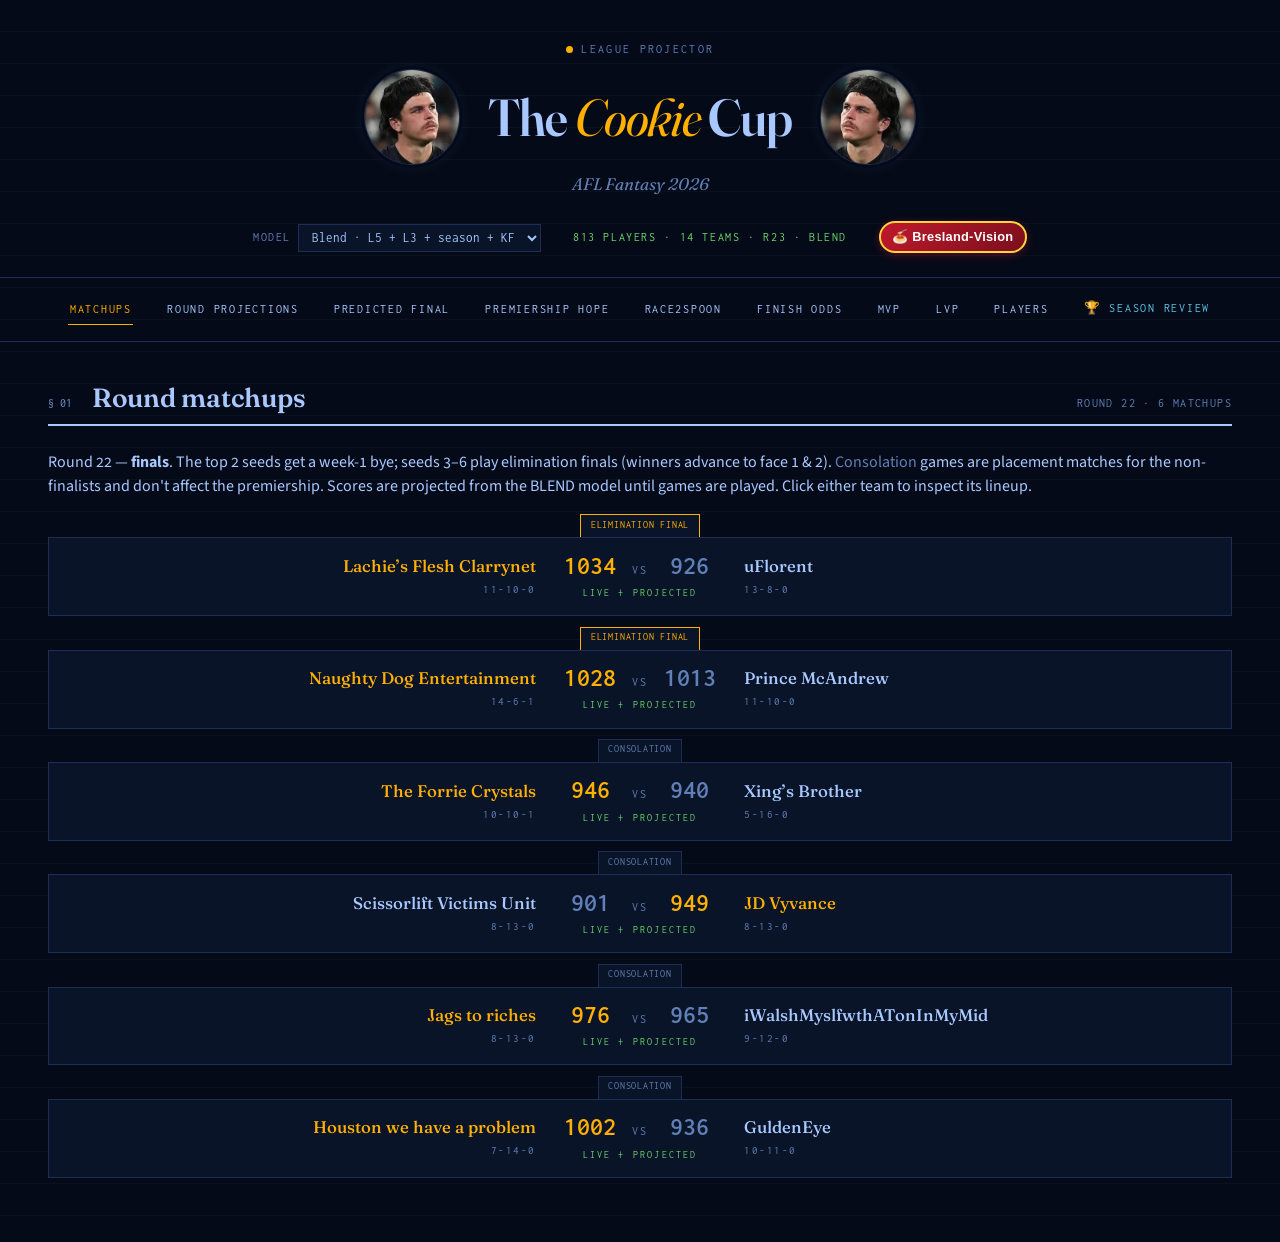
<file: docs/index.html>
<!DOCTYPE html>
<html lang="en">
<head>
<meta charset="UTF-8">
<meta name="viewport" content="width=device-width, initial-scale=1">
<title>The Cookie Cup — AFL Fantasy 2026 Projector</title>
<link rel="stylesheet" href="styles.css">
</head>
<body>
<header class="topbar">
  <div class="brand">
    <p class="eyebrow">League projector</p>
    <div class="title-row">
      <img src="imgs/cookie_logo.jpg" alt="" class="title-logo">
      <h1>The <em>Cookie</em> Cup</h1>
      <img src="imgs/cookie_logo.jpg" alt="" class="title-logo title-logo-flipped">
    </div>
    <p class="tagline">AFL Fantasy 2026</p>
    <div class="topbar-controls">
      <label class="ctl">
        Model
        <select id="model-select">
          <option value="blend">Blend · L5 + L3 + season + KF</option>
          <option value="l5">Last 5 games</option>
          <option value="season">Season average</option>
          <option value="kf">Keeper projection</option>
        </select>
      </label>
      <div class="data-status" id="data-status">Loading…</div>
      <button id="bresland-btn" class="bresland-btn" type="button">🍝 Bresland-Vision</button>
    </div>
  </div>
</header>

<nav class="tabs">
  <button class="tab active" data-tab="matchups">Matchups</button>
  <button class="tab" data-tab="ladder">Round Projections</button>
  <button class="tab" data-tab="final">Predicted Final</button>
  <button class="tab" data-tab="premiership">Premiership Hope</button>
  <button class="tab" data-tab="race2spoon">Race2Spoon</button>
  <button class="tab" data-tab="rankdist">Finish Odds</button>
  <button class="tab" data-tab="mvp">MVP</button>
  <button class="tab" data-tab="lvp">LVP</button>
  <button class="tab" data-tab="browse">Players</button>
  <a class="tab tab-link" href="season_review.html">🏆 Season Review</a>
</nav>

<main>
  <section id="tab-matchups" class="tab-panel">
    <div class="section-head">
      <span class="section-num">§ 01</span>
      <h2>Round matchups</h2>
      <span class="section-meta" id="matchups-meta">—</span>
    </div>
    <div id="matchups-empty" class="empty-card hidden">
      <h2>No fixtures loaded yet</h2>
      <p>League head-to-head fixtures aren't scraped yet. Run
        <code>python3 scripts/fetch_rosters.py</code> to populate them.</p>
    </div>
    <div id="matchups-content"></div>
  </section>

  <section id="tab-ladder" class="tab-panel hidden">
    <div class="section-head">
      <span class="section-num">§ 02</span>
      <h2>Projected score</h2>
      <span class="section-meta" id="ladder-meta">—</span>
    </div>
    <div id="ladder-empty" class="empty-card hidden">
      <h2>No league rosters loaded yet</h2>
      <p>Run <code>python3 scripts/fetch_rosters.py</code> to fetch all 14 teams,
        then refresh. The script writes <code>docs/data/rosters.json</code>.</p>
    </div>
    <div id="ladder-content"></div>
  </section>

  <section id="tab-final" class="tab-panel hidden">
    <div class="section-head">
      <span class="section-num">§ 03</span>
      <h2>Predicted final ladder</h2>
      <span class="section-meta" id="final-meta">—</span>
    </div>
    <div id="final-empty" class="empty-card hidden">
      <h2>No fixtures loaded yet</h2>
      <p>Run <code>python3 scripts/fetch_rosters.py</code> to fetch the full-season
         fixture list and current standings, then refresh.</p>
    </div>
    <div id="final-content"></div>
  </section>

  <section id="tab-premiership" class="tab-panel hidden">
    <div class="section-head">
      <span class="section-num">§ 04</span>
      <h2>Premiership hope</h2>
      <span class="section-meta" id="premiership-meta">—</span>
    </div>
    <div id="premiership-empty" class="empty-card hidden">
      <h2>No fixtures loaded yet</h2>
      <p>Run <code>python3 scripts/fetch_rosters.py</code> to fetch the full-season
         fixture list, then refresh.</p>
    </div>
    <div id="premiership-content"></div>
  </section>

  <section id="tab-race2spoon" class="tab-panel hidden">
    <div class="section-head">
      <span class="section-num">§ 05</span>
      <h2>Race2Spoon</h2>
      <span class="section-meta" id="race2spoon-meta">—</span>
    </div>
    <div id="race2spoon-empty" class="empty-card hidden">
      <h2>No fixtures loaded yet</h2>
      <p>Run <code>python3 scripts/fetch_rosters.py</code> to fetch the full-season
         fixture list, then refresh.</p>
    </div>
    <div id="race2spoon-content"></div>
  </section>

  <section id="tab-rankdist" class="tab-panel hidden">
    <div class="section-head">
      <span class="section-num">§ 06</span>
      <h2>Finish odds</h2>
      <span class="section-meta" id="rankdist-meta">—</span>
    </div>
    <div id="rankdist-empty" class="empty-card hidden">
      <h2>No fixtures loaded yet</h2>
      <p>Run <code>python3 scripts/fetch_rosters.py</code> first.</p>
    </div>
    <div id="rankdist-content"></div>
  </section>

  <section id="tab-mvp" class="tab-panel hidden">
    <div class="section-head">
      <span class="section-num">§ 07</span>
      <h2>League MVP</h2>
      <span class="section-meta" id="mvp-meta">—</span>
      <label class="ctl ctl-mvp">
        Method
        <select id="mvp-method">
          <option value="actual">Actual (Shapley)</option>
          <option value="projected">Projected</option>
        </select>
      </label>
    </div>
    <div id="mvp-empty" class="empty-card hidden">
      <h2>No round scores loaded yet</h2>
      <p>Run <code>python3 scripts/fetch_round_scores.py</code> (after
         <code>fetch_rosters.py</code>) to scrape per-round player scores,
         then refresh. It writes <code>docs/data/round_scores.json</code>.</p>
    </div>
    <div id="mvp-content"></div>
  </section>

  <section id="tab-lvp" class="tab-panel hidden">
    <div class="section-head">
      <span class="section-num">§ 08</span>
      <h2>League LVP</h2>
      <span class="section-meta" id="lvp-meta">—</span>
      <label class="ctl ctl-mvp">
        Method
        <select id="lvp-method">
          <option value="actual">Actual (Shapley)</option>
          <option value="projected">Projected</option>
        </select>
      </label>
    </div>
    <div id="lvp-empty" class="empty-card hidden">
      <h2>No round scores loaded yet</h2>
      <p>Run <code>python3 scripts/fetch_round_scores.py</code> (after
         <code>fetch_rosters.py</code>) to scrape per-round player scores,
         then refresh. It writes <code>docs/data/round_scores.json</code>.</p>
    </div>
    <div id="lvp-content"></div>
  </section>

  <section id="tab-browse" class="tab-panel hidden">
    <div class="section-head">
      <span class="section-num">§ 09</span>
      <h2>Browse players</h2>
      <span class="section-meta" id="browse-meta">—</span>
    </div>
    <div class="filters">
      <input id="search" type="search" placeholder="Search name or team…" autocomplete="off">
      <select id="pos-filter">
        <option value="">All positions</option>
        <option value="DEF">DEF</option>
        <option value="MID">MID</option>
        <option value="RUC">RUC</option>
        <option value="FWD">FWD</option>
      </select>
      <select id="team-filter">
        <option value="">All teams</option>
      </select>
      <label class="ctl-inline">
        <input type="checkbox" id="has-2025-only">
        2025 AFL only
      </label>
      <span class="result-count" id="result-count"></span>
    </div>
    <div class="table-wrap">
      <table class="players-table">
        <thead>
          <tr>
            <th data-sort="name">Player</th>
            <th data-sort="team">Team</th>
            <th data-sort="positions">Pos</th>
            <th data-sort="owner">Owner</th>
            <th data-sort="proj" class="num">Proj</th>
            <th data-sort="l5" class="num">L5</th>
            <th data-sort="l3" class="num">L3</th>
            <th data-sort="avg_pts" class="num">Season</th>
            <th data-sort="proj_avg" class="num">KF</th>
            <th data-sort="tog_pct" class="num">TOG</th>
          </tr>
        </thead>
        <tbody id="players-rows"></tbody>
      </table>
    </div>
  </section>
</main>

<aside id="team-drawer" class="drawer hidden">
  <header>
    <div>
      <div class="drawer-eyebrow" id="drawer-eyebrow">Team detail</div>
      <h3 id="drawer-title">Team</h3>
    </div>
    <button id="drawer-close" aria-label="Close">×</button>
  </header>
  <div id="drawer-content"></div>
</aside>

<div id="bresland-vision" class="bresland-vision hidden" aria-hidden="true">
  <button id="bresland-exit" class="bresland-exit" type="button">✕ snap out of it</button>
  <div class="bresland-words" id="bresland-words"></div>
</div>

<script src="app.js"></script>
</body>
</html>
</file>
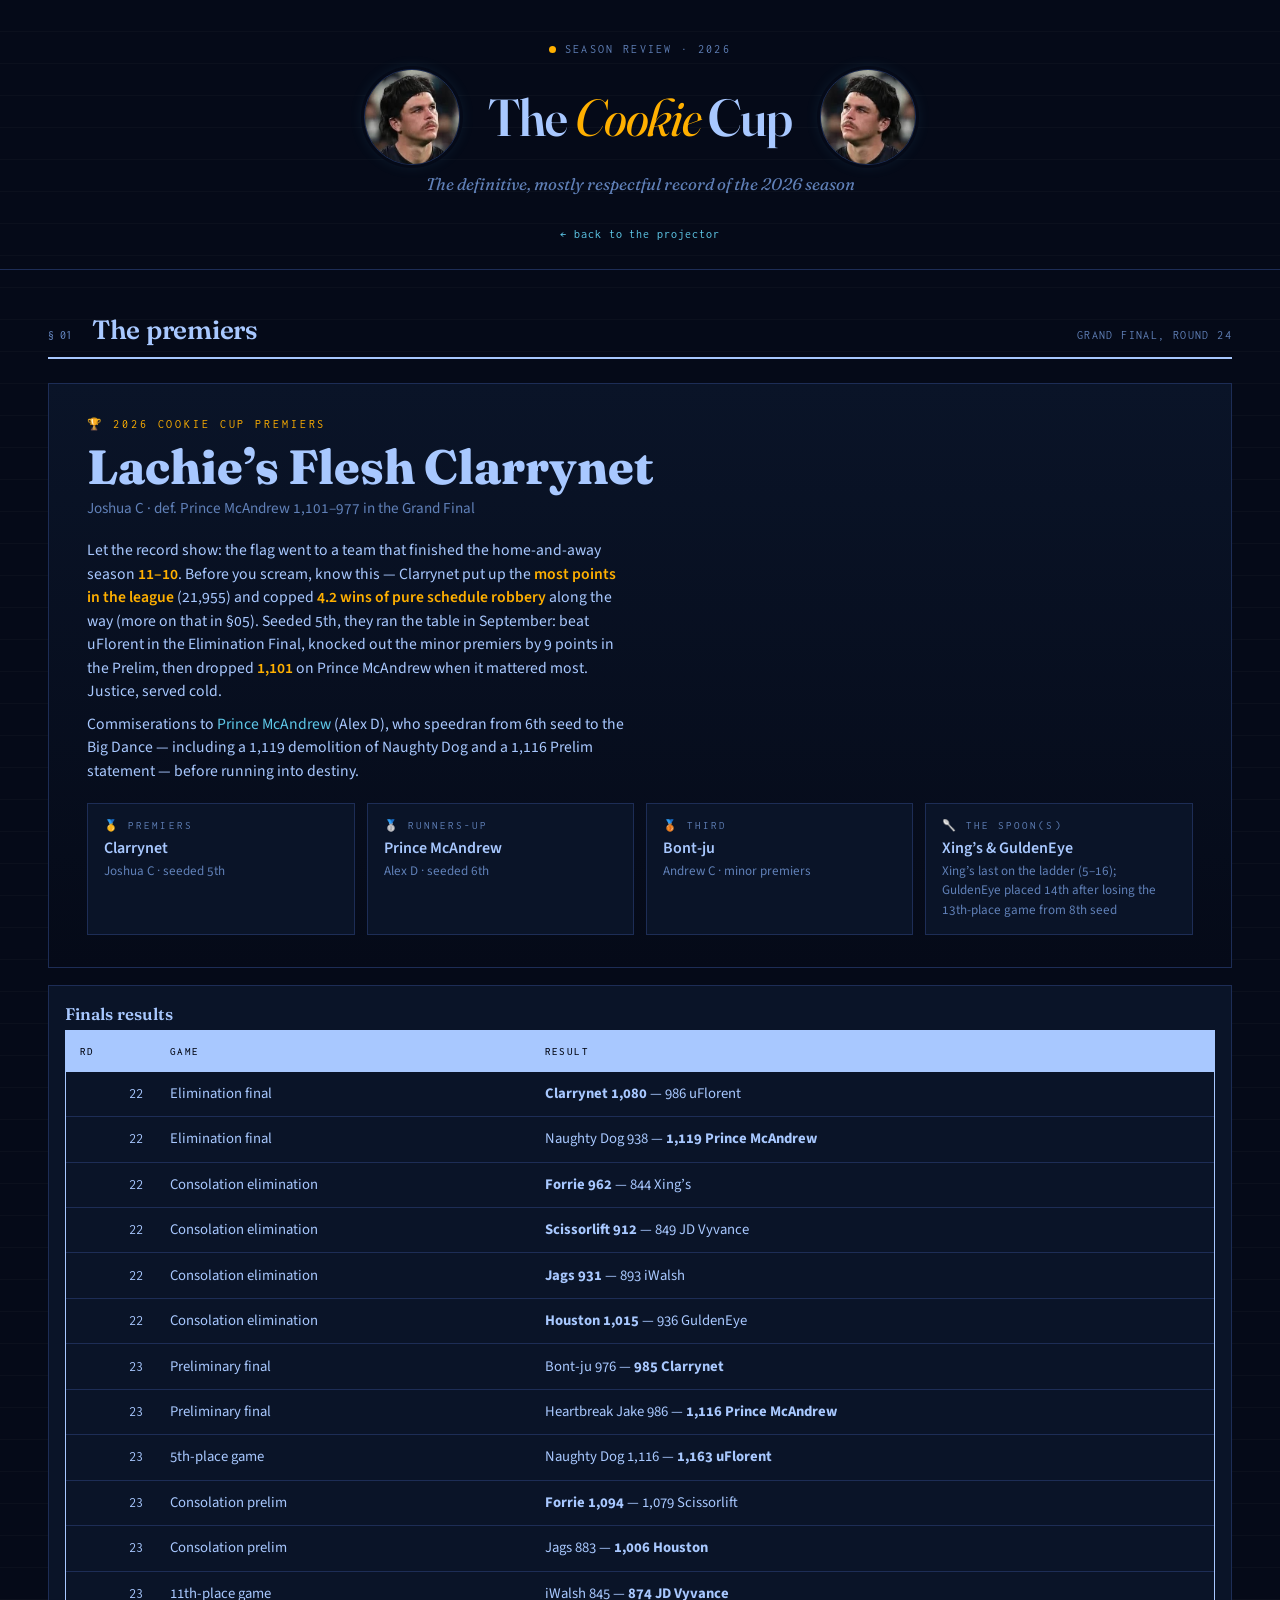
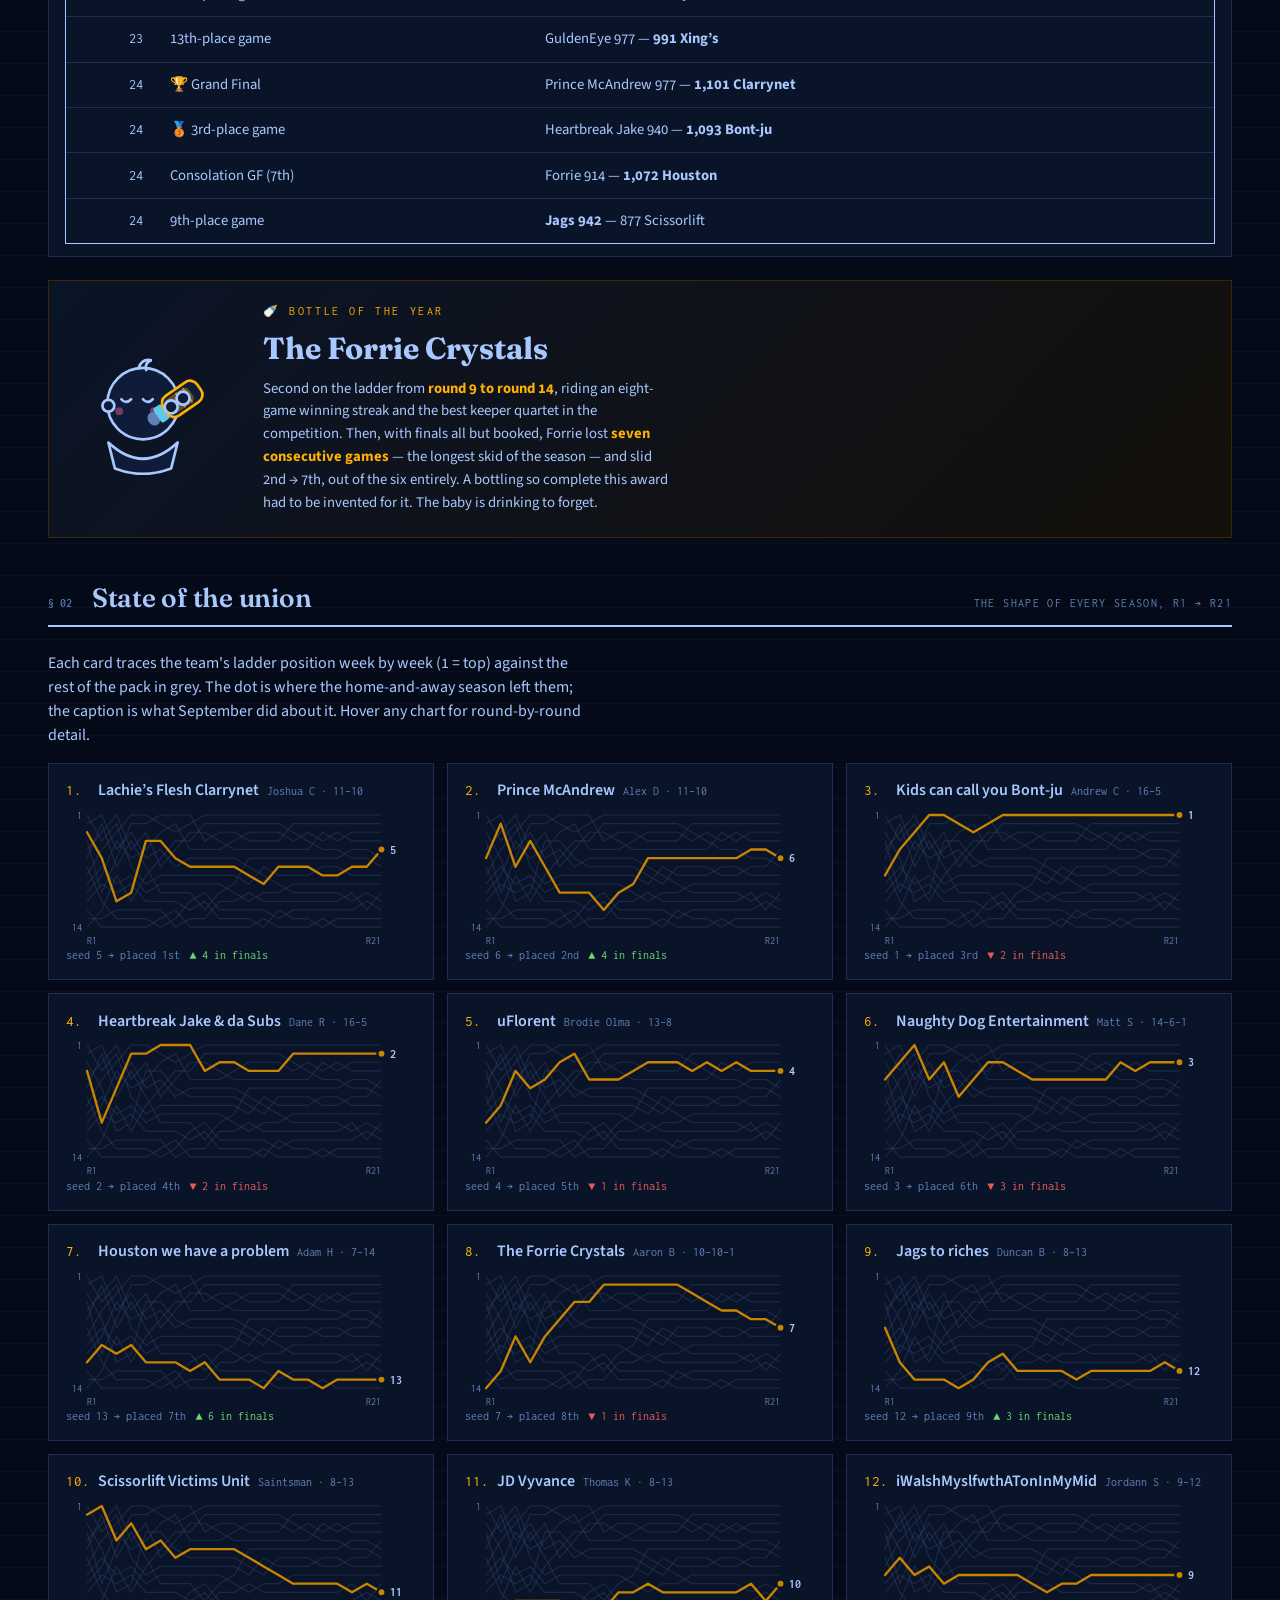
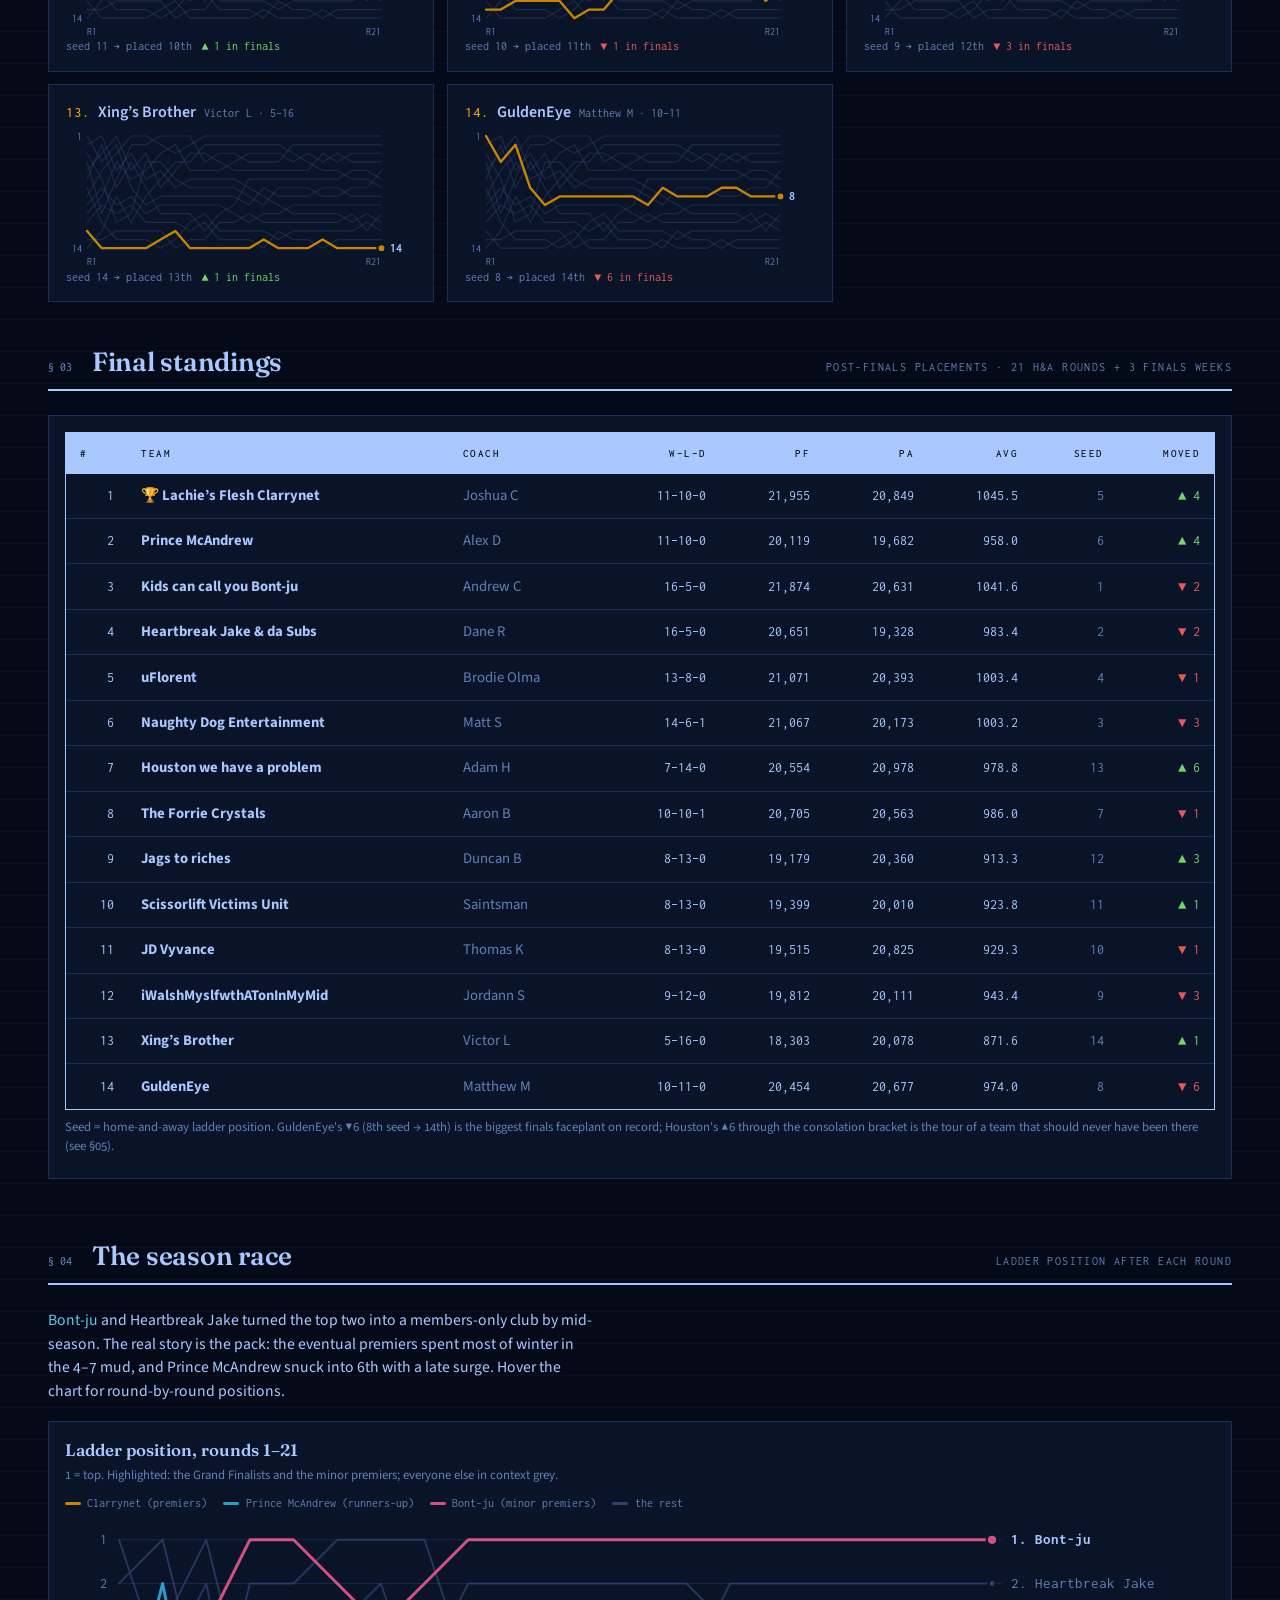
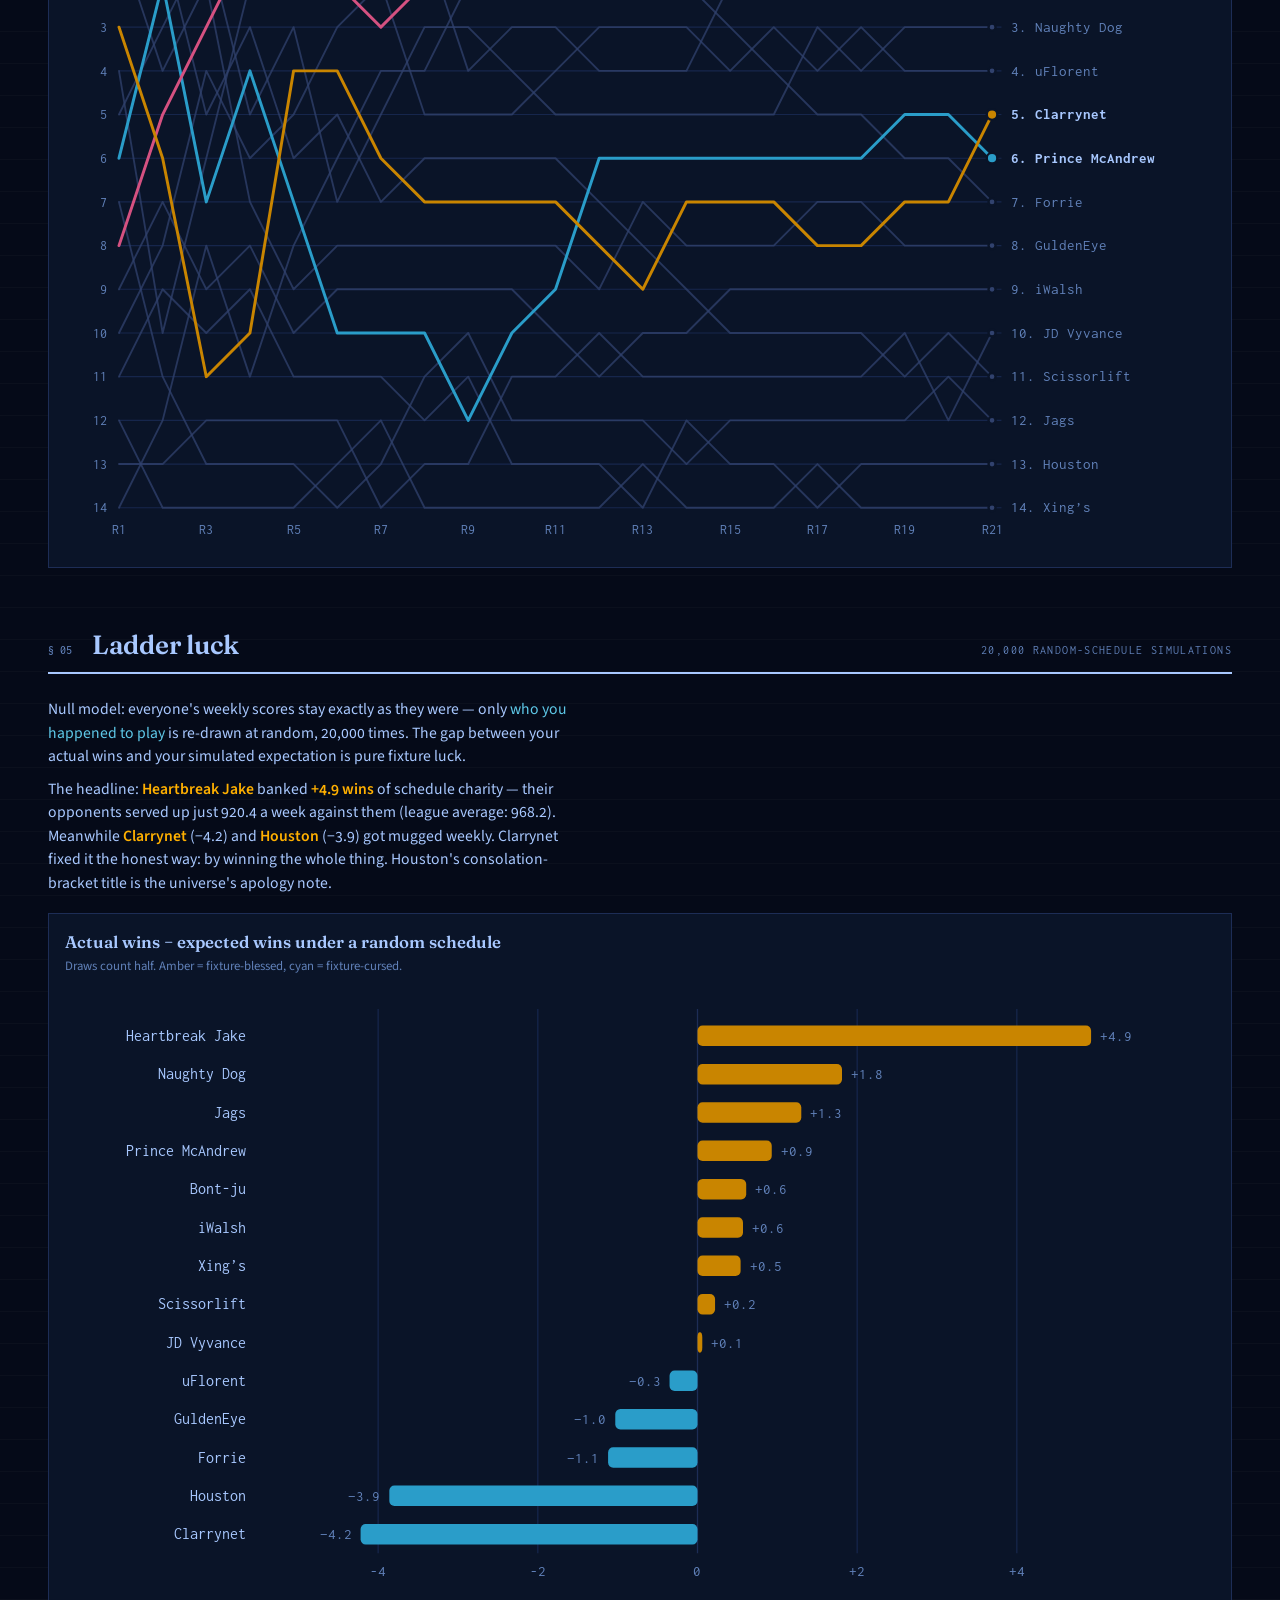
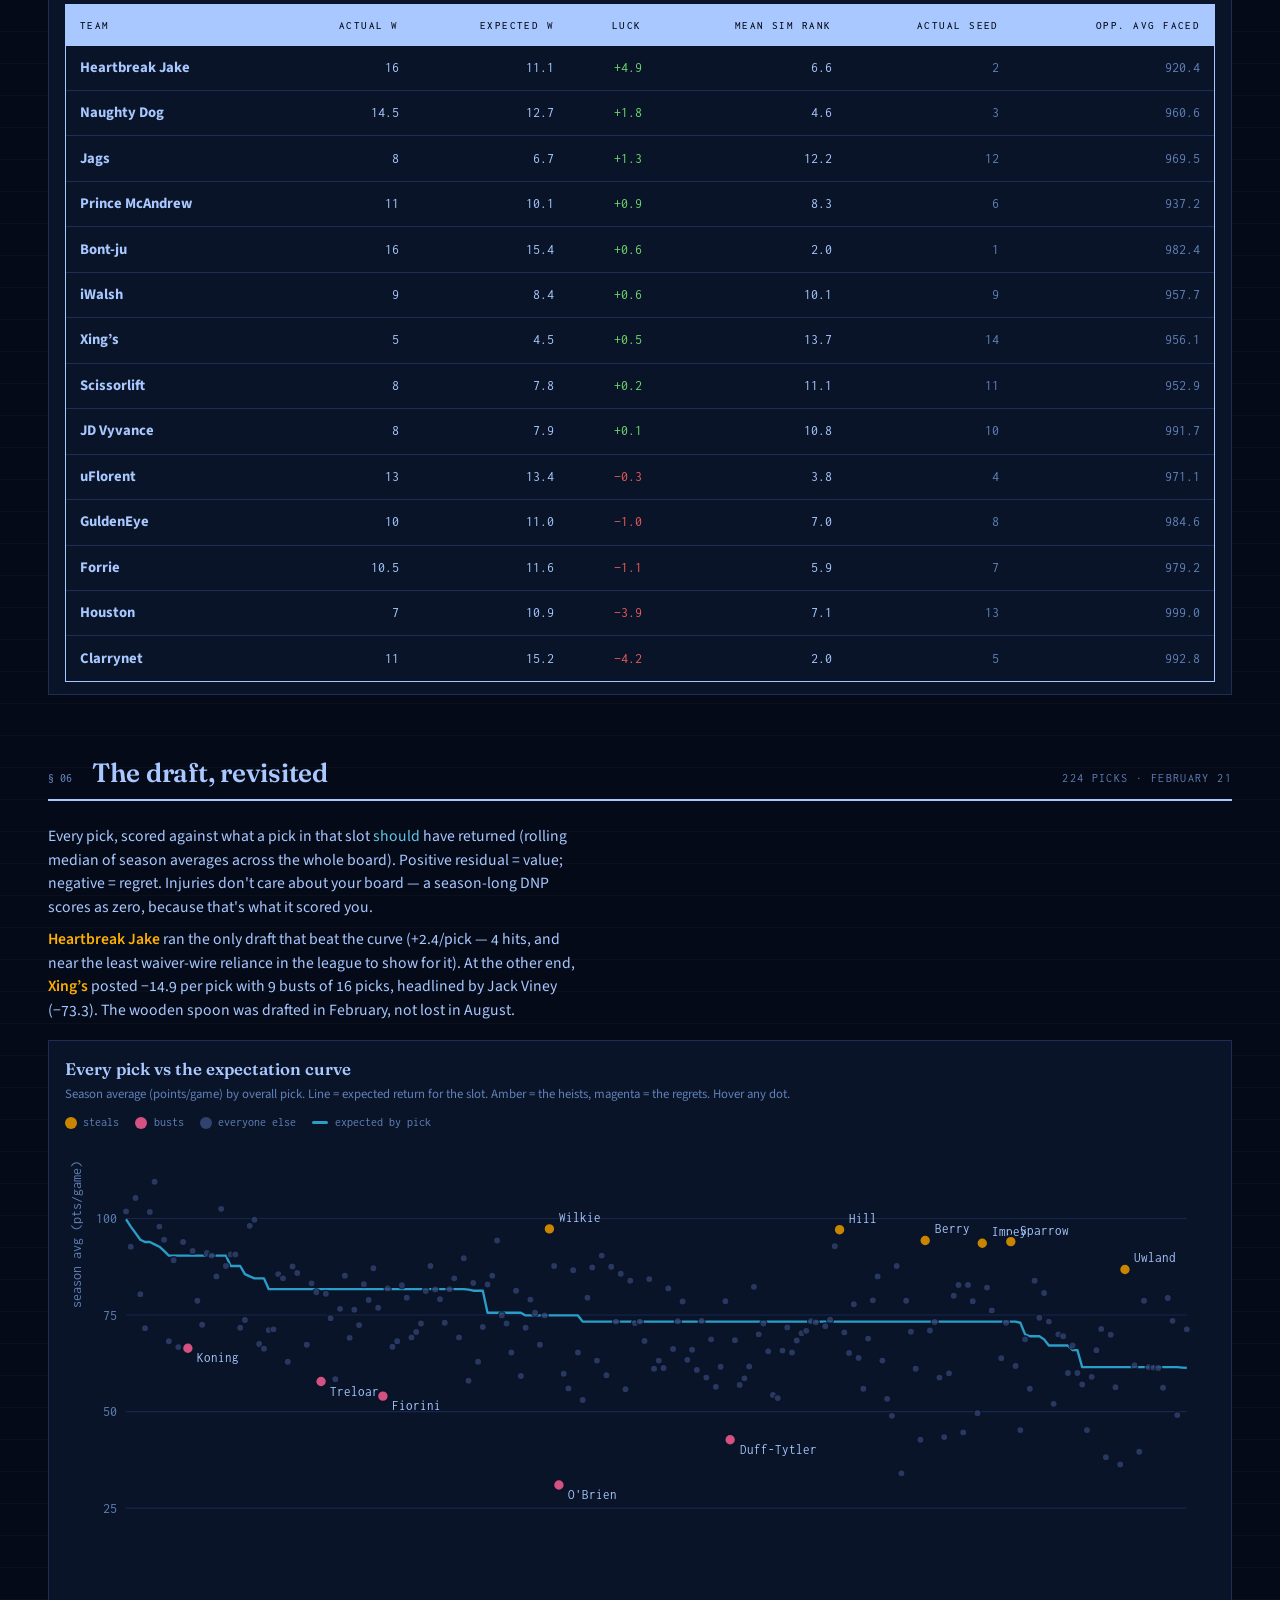
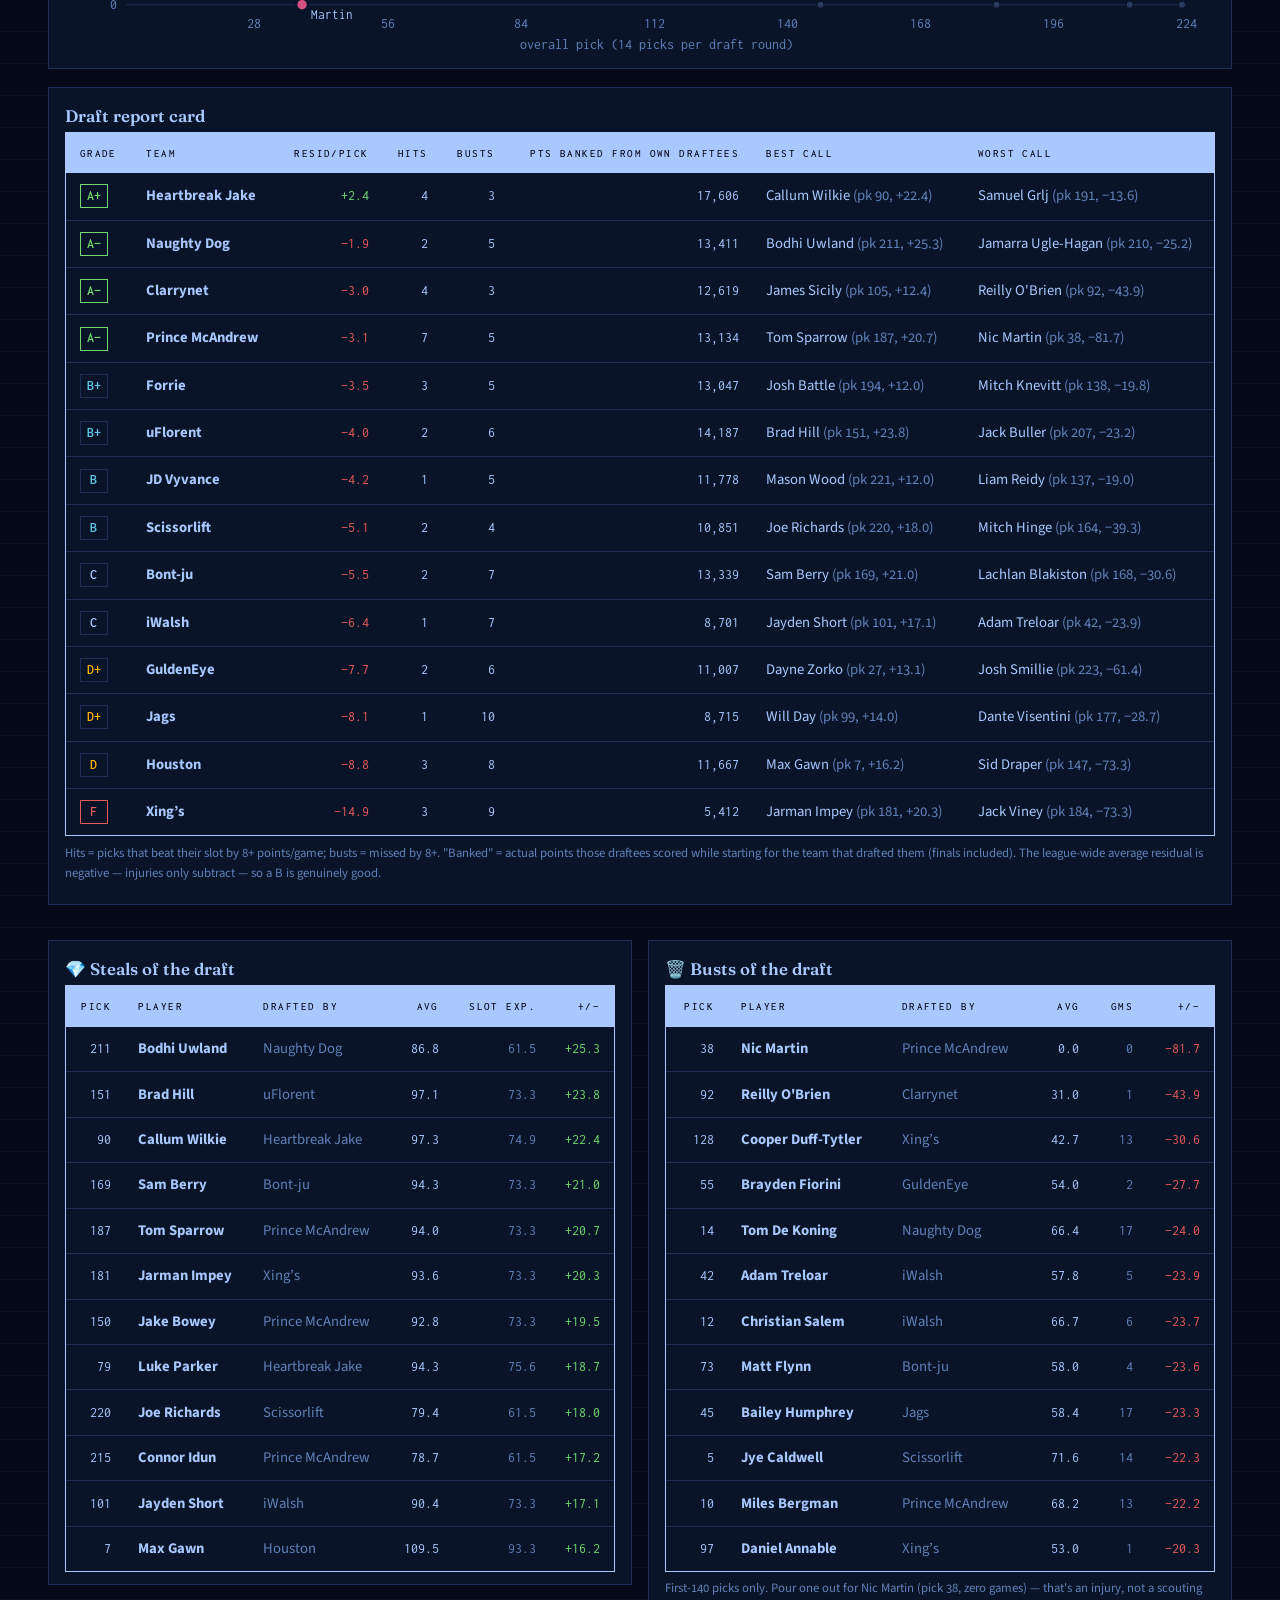
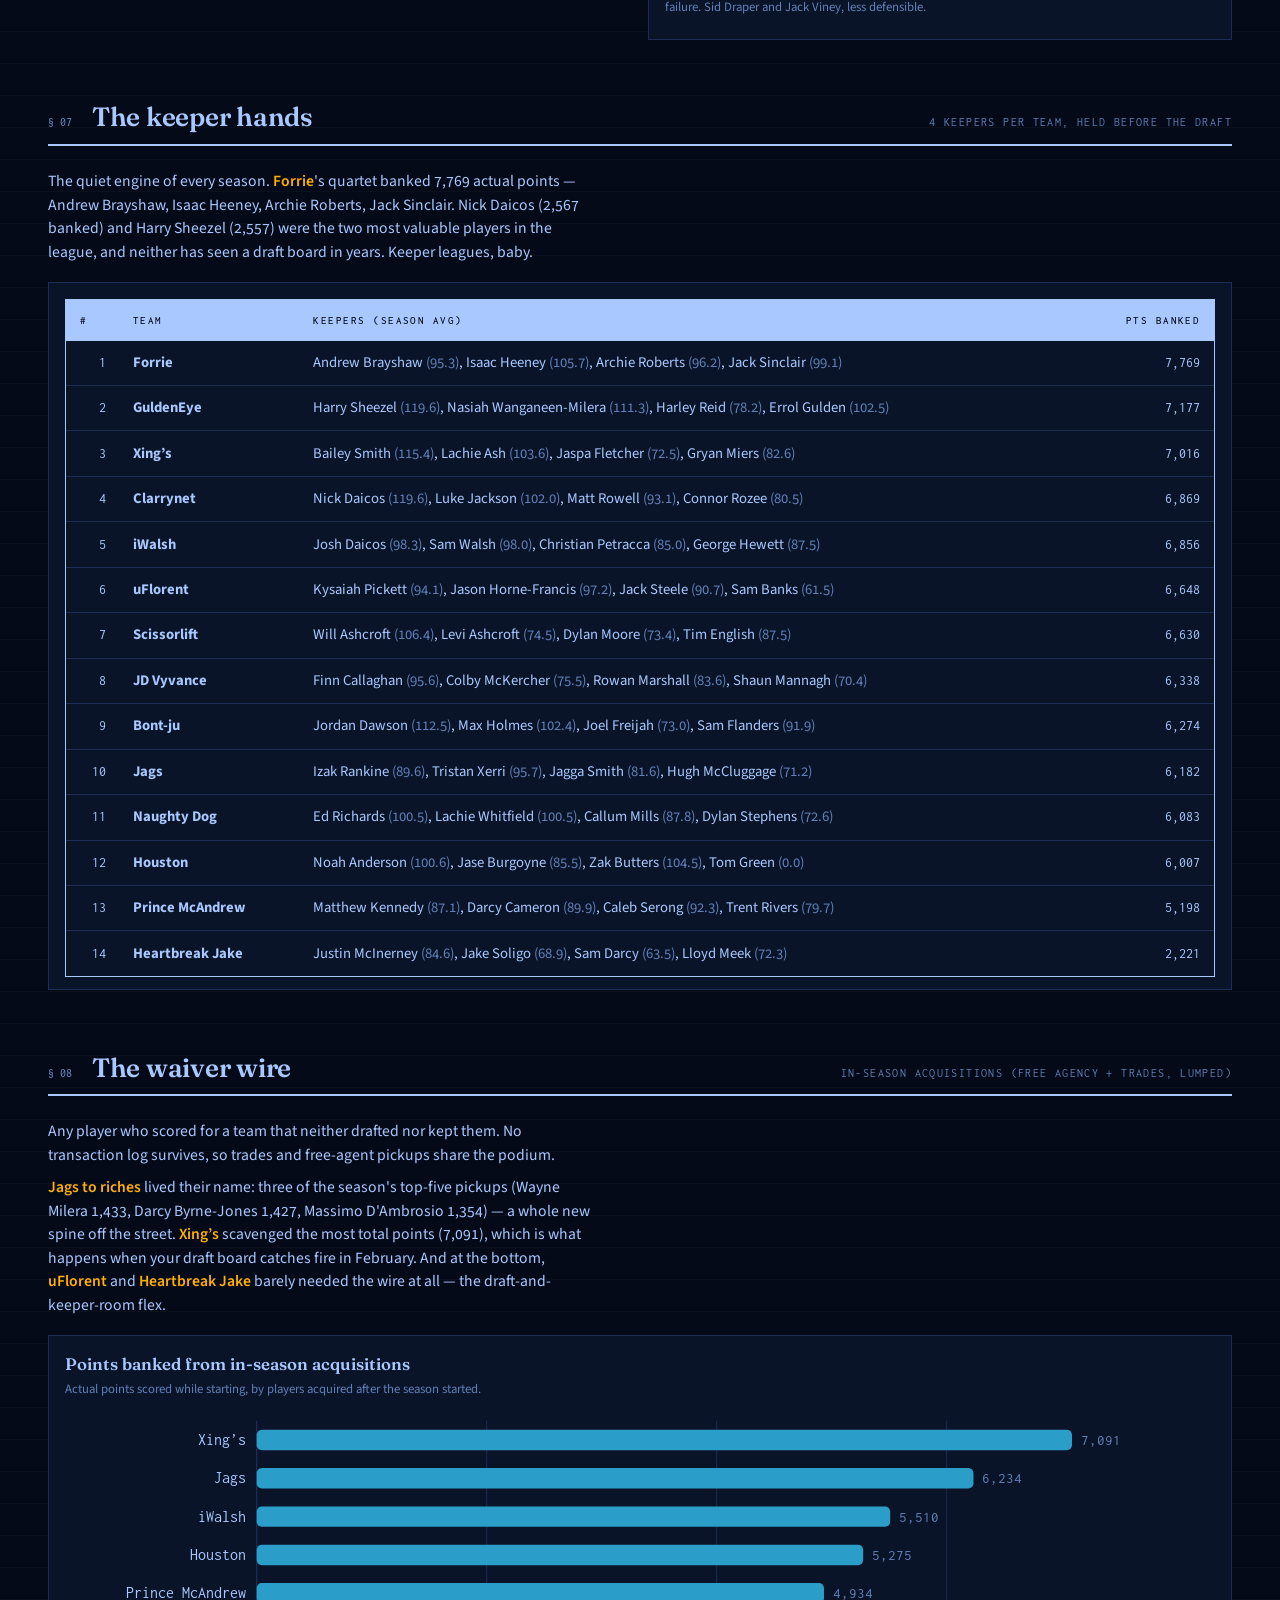
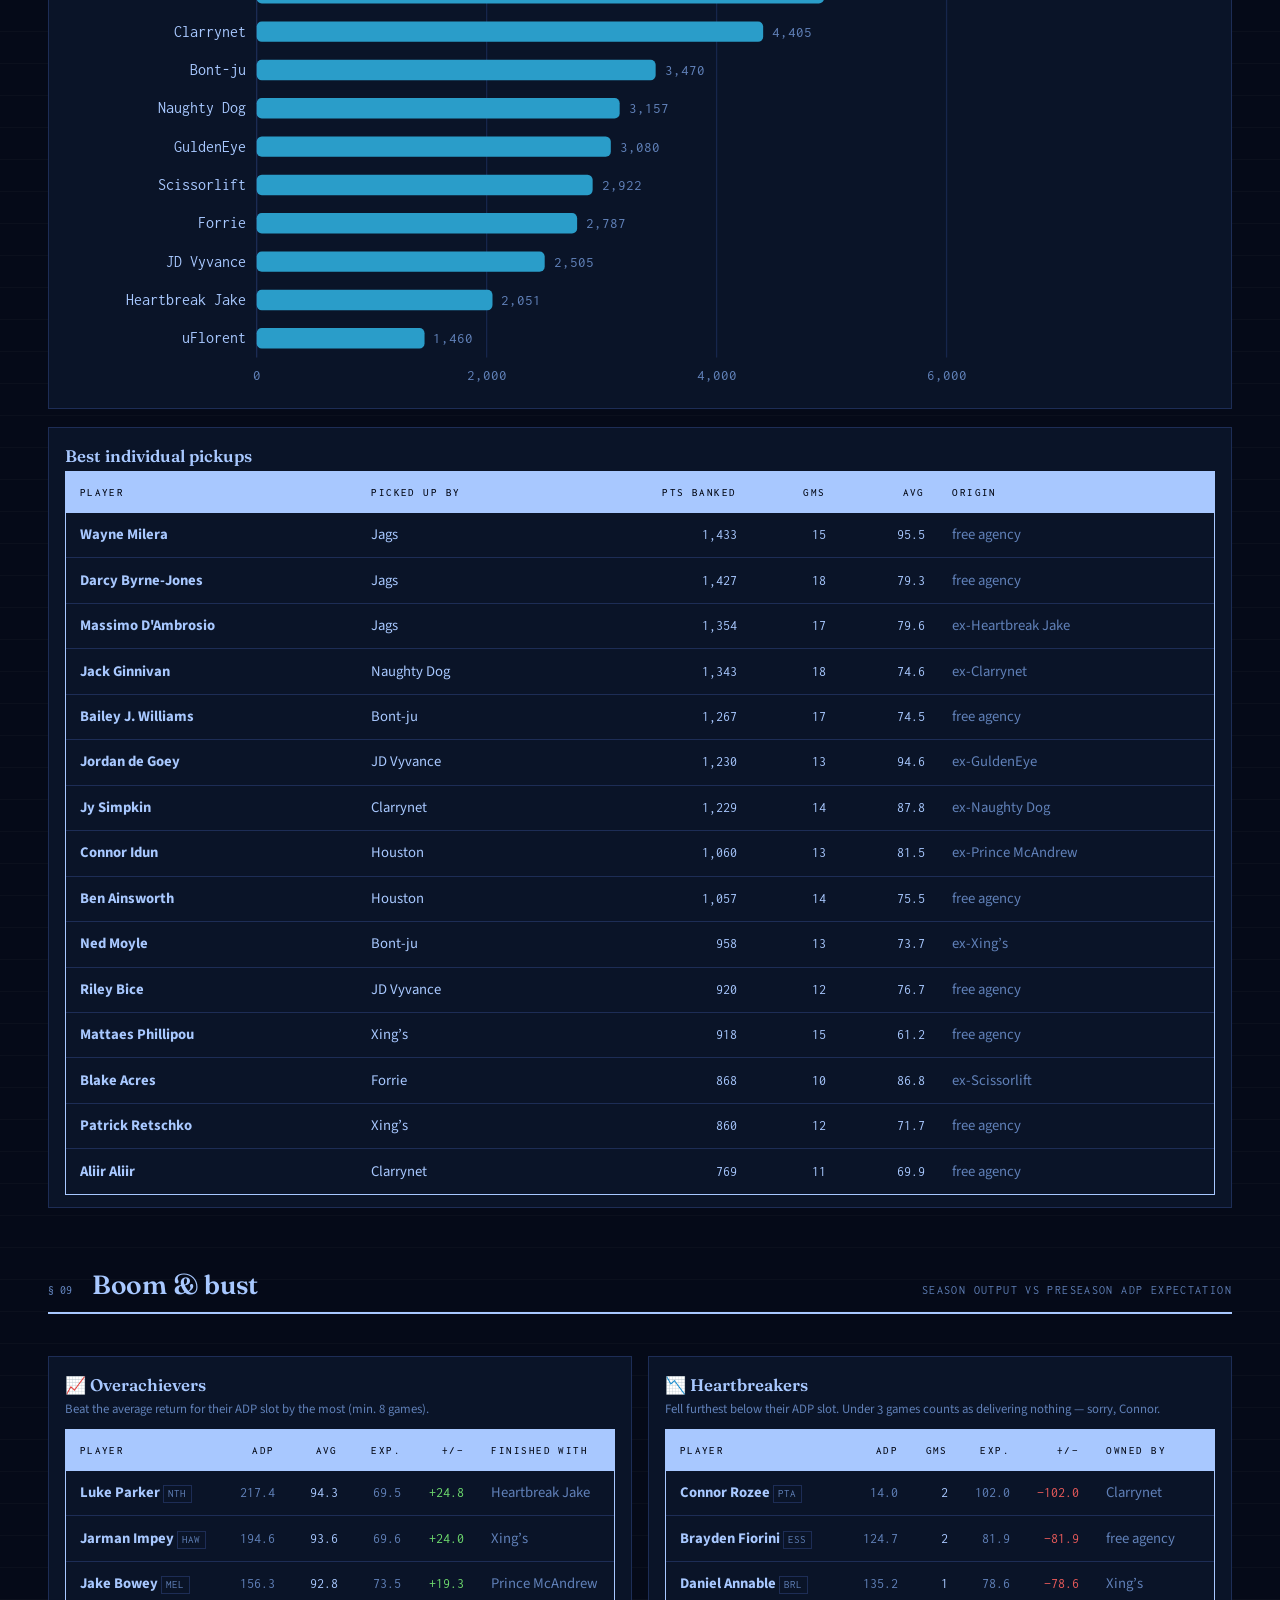
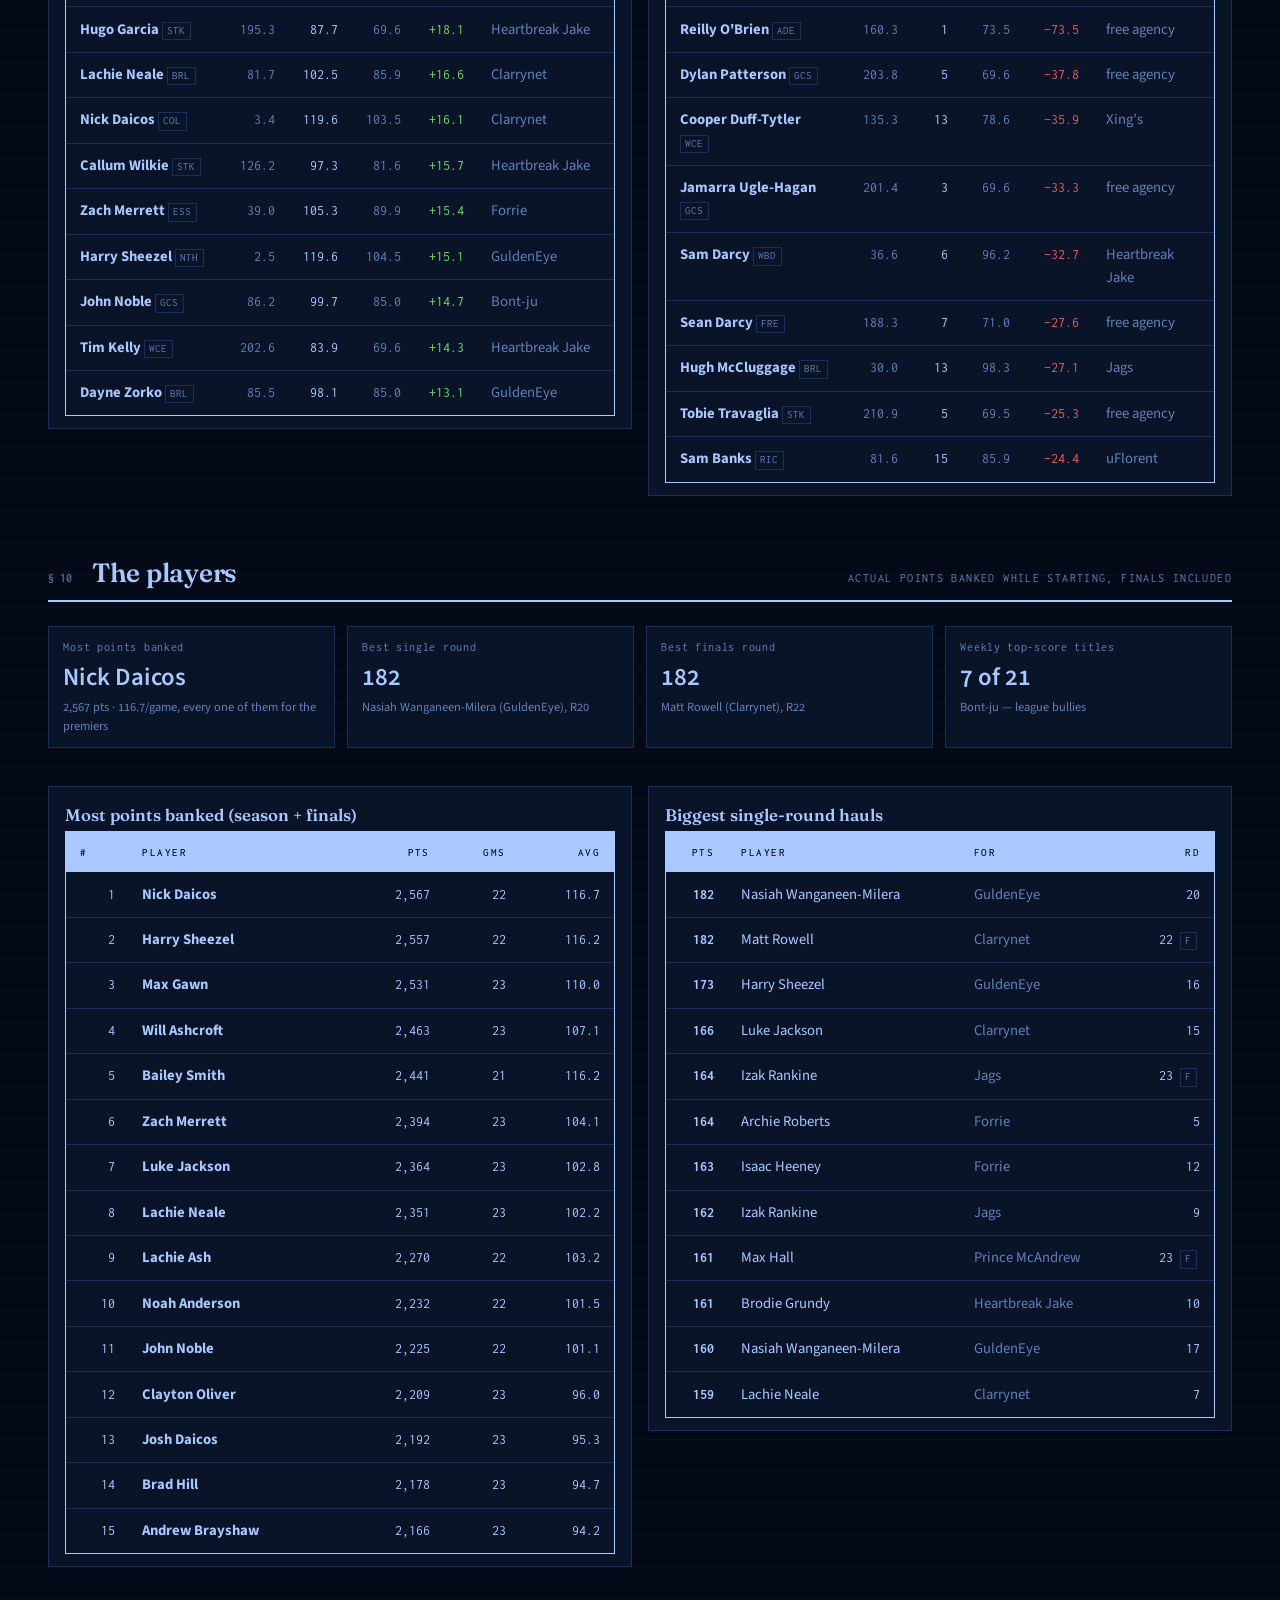
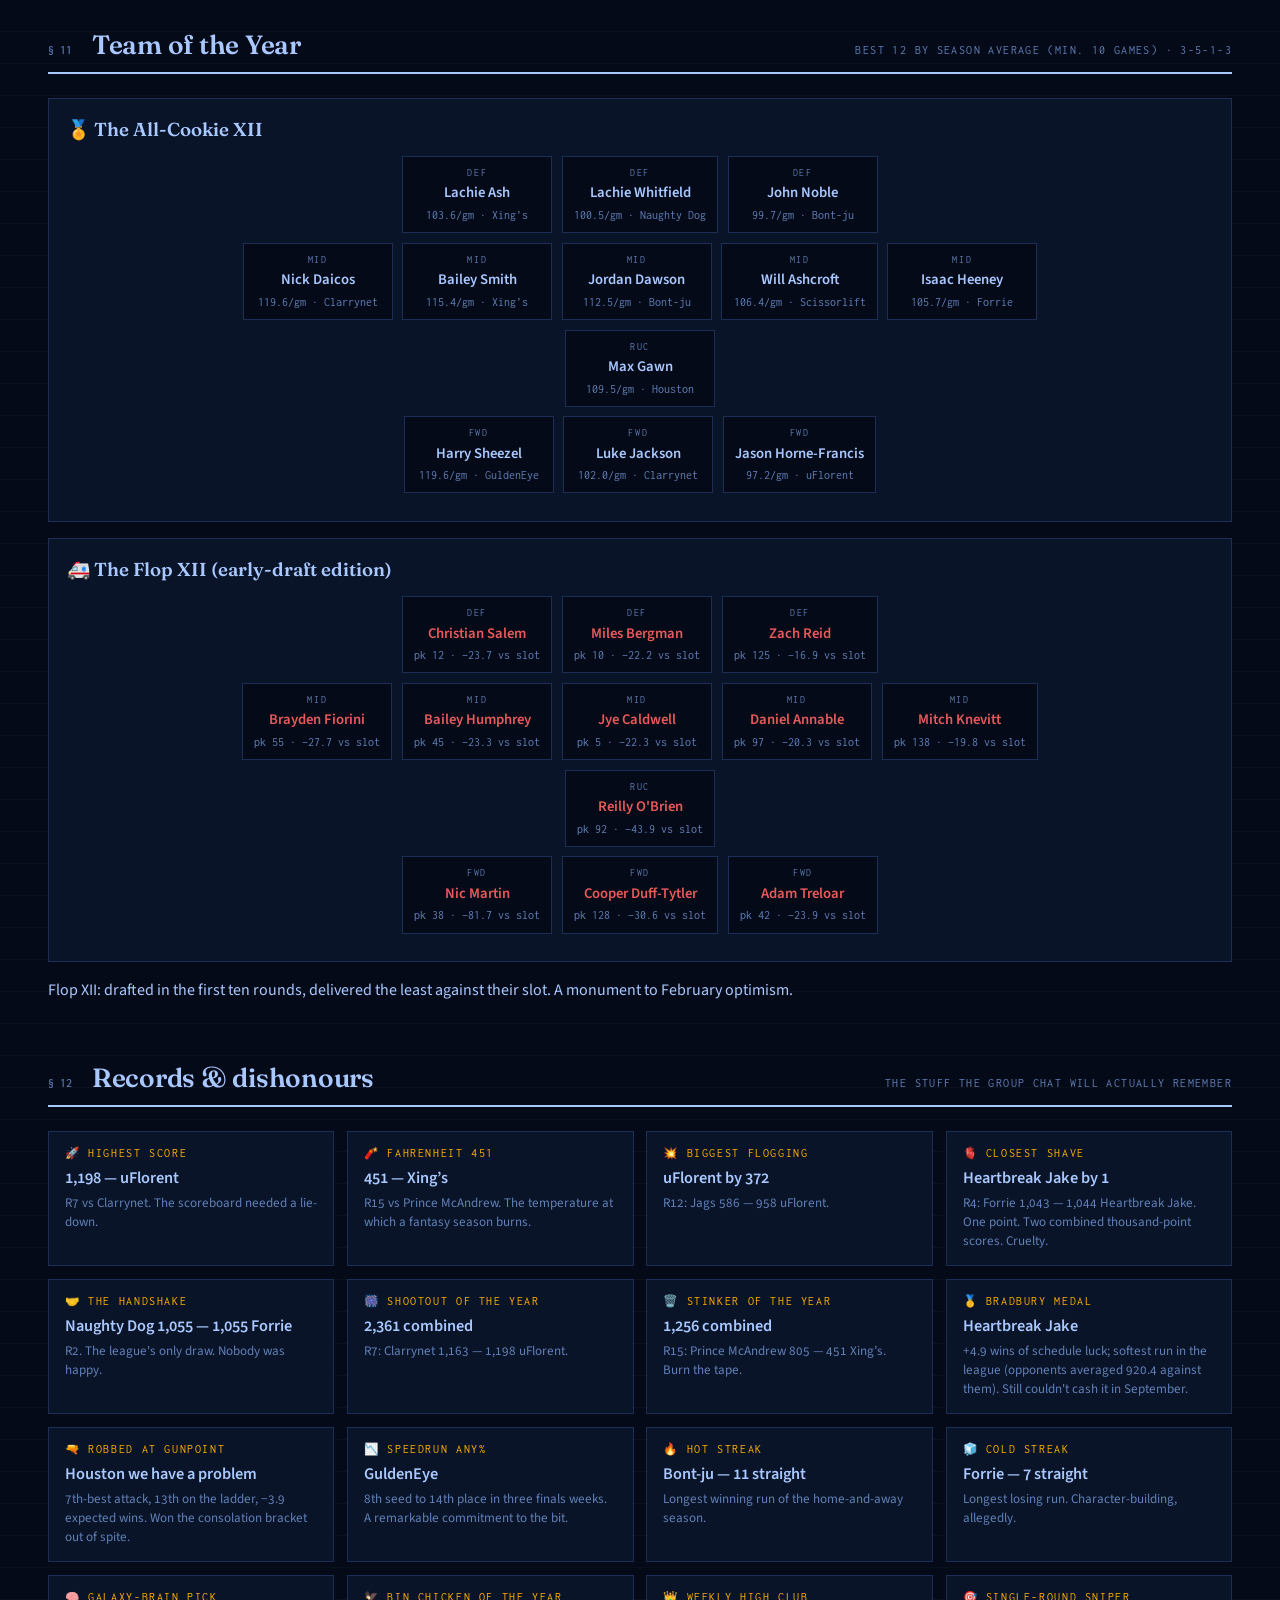
<file: docs/season_review.html>
<!DOCTYPE html>
<html lang="en">
<head>
<meta charset="UTF-8">
<meta name="viewport" content="width=device-width, initial-scale=1">
<title>The Cookie Cup — 2026 Season Review</title>
<link rel="stylesheet" href="styles.css">
<style>
/* ── season-review specific ─────────────────────────────────────────────── */
.review-main {
  max-width: var(--max-w);
  margin: 0 auto;
  padding: 0 var(--gutter) 4rem;
}
.review-main section { padding-top: 2.5rem; }
.back-link {
  font-family: var(--mono);
  font-size: 0.78rem;
  letter-spacing: 0.08em;
  color: var(--teal);
  text-decoration: none;
}
.back-link:hover { color: var(--accent); }

.prose { max-width: 68ch; font-size: 0.98rem; }
.prose p { margin: 0.55rem 0; }
.prose strong { color: var(--accent); font-weight: 600; }
.prose em { color: var(--teal); font-style: normal; }

/* hero */
.hero-card {
  border: 1px solid var(--rule);
  background: linear-gradient(180deg, var(--surface), var(--paper));
  padding: 2rem clamp(1.25rem, 3vw, 2.5rem);
  margin-top: 1rem;
}
.hero-flag {
  font-family: var(--mono); font-size: 0.72rem; letter-spacing: 0.25em;
  text-transform: uppercase; color: var(--accent); margin: 0 0 0.6rem;
}
.hero-name {
  font-family: var(--serif); font-weight: 800;
  font-size: clamp(1.9rem, 4.5vw, 3rem); line-height: 1.02; margin: 0 0 0.35rem;
  color: var(--ink);
}
.hero-sub { color: var(--muted); font-size: 0.95rem; margin: 0 0 1.2rem; }
.podium { display: grid; grid-template-columns: repeat(auto-fit, minmax(190px, 1fr)); gap: 0.75rem; margin-top: 1.25rem; }
.podium-card {
  border: 1px solid var(--rule); background: var(--surface);
  padding: 0.8rem 1rem;
}
.podium-card .place { font-family: var(--mono); font-size: 0.7rem; letter-spacing: 0.18em; color: var(--muted); text-transform: uppercase; }
.podium-card .tname { font-weight: 600; margin: 0.15rem 0 0.1rem; }
.podium-card .detail { font-size: 0.82rem; color: var(--muted); }

/* stat tiles */
.statgrid { display: grid; grid-template-columns: repeat(auto-fit, minmax(160px, 1fr)); gap: 0.75rem; margin: 1.25rem 0; }
.stat {
  border: 1px solid var(--rule); background: var(--surface); padding: 0.75rem 0.9rem;
}
.stat .lbl { font-size: 0.74rem; color: var(--muted); font-family: var(--mono); letter-spacing: 0.06em; }
.stat .val { font-size: 1.55rem; font-weight: 600; margin-top: 0.15rem; }
.stat .sub { font-size: 0.78rem; color: var(--muted); margin-top: 0.1rem; }

/* chart cards */
.chart-card {
  border: 1px solid var(--rule); background: var(--surface);
  padding: 1rem 1rem 0.75rem; margin: 1.1rem 0;
  overflow-x: auto;
}
.chart-card h3 { margin: 0 0 0.15rem; font-family: var(--serif); font-weight: 600; font-size: 1.05rem; }
.chart-card .chart-sub { font-size: 0.8rem; color: var(--muted); margin: 0 0 0.6rem; }
.chart-card svg { display: block; }
.legend-row { display: flex; flex-wrap: wrap; gap: 1rem; font-size: 0.78rem; color: var(--muted); font-family: var(--mono); margin: 0.35rem 0 0.5rem; }
.legend-row .key { display: inline-flex; align-items: center; gap: 0.4rem; }
.key i { width: 12px; height: 12px; border-radius: 50%; display: inline-block; }
.key i.line { width: 16px; height: 3px; border-radius: 2px; }

.viz-tip {
  position: fixed; pointer-events: none; z-index: 40;
  background: #0e1c3a; border: 1px solid var(--rule); color: var(--ink);
  font-family: var(--mono); font-size: 0.75rem; padding: 0.4rem 0.55rem;
  max-width: 260px; display: none; box-shadow: 0 4px 18px rgba(0,0,0,0.5);
}

/* awards */
.award-grid { display: grid; grid-template-columns: repeat(auto-fill, minmax(250px, 1fr)); gap: 0.8rem; margin-top: 1rem; }
.award {
  border: 1px solid var(--rule); background: var(--surface); padding: 0.85rem 1rem;
}
.award .aname { font-family: var(--mono); font-size: 0.72rem; letter-spacing: 0.14em; text-transform: uppercase; color: var(--accent); }
.award .winner { font-weight: 600; margin: 0.25rem 0 0.2rem; font-size: 1.02rem; }
.award .why { font-size: 0.82rem; color: var(--muted); line-height: 1.45; }

/* draft grades */
.grade {
  display: inline-block; font-family: var(--mono); font-weight: 600;
  min-width: 2.1em; text-align: center; padding: 0.05rem 0.3rem;
  border: 1px solid var(--rule); font-size: 0.85rem;
}
.grade.g-a { color: var(--good); border-color: var(--good); }
.grade.g-b { color: var(--teal); }
.grade.g-c { color: var(--ink); }
.grade.g-d { color: var(--accent); }
.grade.g-f { color: var(--bad); border-color: var(--bad); }

/* team of the year field */
.field { border: 1px solid var(--rule); background: var(--surface); padding: 1.1rem; margin-top: 1rem; }
.field h3 { margin: 0 0 0.75rem; font-family: var(--serif); font-weight: 600; }
.field-row { display: flex; flex-wrap: wrap; gap: 0.6rem; justify-content: center; margin-bottom: 0.6rem; }
.fp {
  border: 1px solid var(--rule); background: var(--paper); padding: 0.5rem 0.7rem;
  min-width: 150px; text-align: center;
}
.fp .pos { font-family: var(--mono); font-size: 0.65rem; letter-spacing: 0.16em; color: var(--muted); }
.fp .nm { font-weight: 600; font-size: 0.92rem; margin: 0.1rem 0; }
.fp .st { font-size: 0.76rem; color: var(--muted); font-family: var(--mono); }
.fp.flop .nm { color: var(--bad); }

.pos-chip {
  display: inline-block; font-family: var(--mono); font-size: 0.68rem;
  padding: 0 0.3rem; border: 1px solid var(--rule); color: var(--muted); margin-right: 0.2rem;
}
.up { color: var(--good); } .down { color: var(--bad); }

/* bottle of the year */
.bottle-card {
  border: 1px solid var(--accent-soft); background: linear-gradient(135deg, var(--surface), #14100a);
  padding: 1.4rem clamp(1.1rem, 3vw, 2rem); margin-top: 1.4rem;
  display: flex; gap: clamp(1rem, 3vw, 2rem); align-items: center; flex-wrap: wrap;
}
.bottle-card .baby { flex-shrink: 0; }
.bottle-card .aname { font-family: var(--mono); font-size: 0.74rem; letter-spacing: 0.22em; text-transform: uppercase; color: var(--accent); margin: 0 0 0.3rem; }
.bottle-card .winner { font-family: var(--serif); font-weight: 700; font-size: clamp(1.3rem, 3vw, 1.9rem); margin: 0 0 0.4rem; }
.bottle-card .why { font-size: 0.92rem; color: var(--ink); max-width: 58ch; margin: 0; line-height: 1.55; }
.bottle-card .why strong { color: var(--accent); }

/* team-by-team roast */
.teamcap-grid { display: grid; grid-template-columns: repeat(auto-fill, minmax(300px, 1fr)); gap: 0.8rem; margin-top: 1rem; }
.teamcap { border: 1px solid var(--rule); background: var(--surface); padding: 0.9rem 1.05rem; }
.teamcap .tc-head { display: flex; align-items: baseline; gap: 0.5rem; margin-bottom: 0.35rem; }
.teamcap .tc-place { font-family: var(--mono); font-size: 0.95rem; color: var(--accent); min-width: 1.6em; }
.teamcap .tc-name { font-weight: 600; font-size: 1rem; }
.teamcap .tc-coach { font-size: 0.74rem; color: var(--muted); font-family: var(--mono); }
.teamcap .tc-chart { margin: 0.2rem 0 0.1rem; }
.teamcap .tc-chart svg { display: block; width: 100%; }
.teamcap .tc-cap { font-family: var(--mono); font-size: 0.74rem; color: var(--muted); display: flex; gap: 0.6rem; }

.method-note { font-size: 0.8rem; color: var(--muted); border-top: 1px solid var(--rule); margin-top: 3rem; padding-top: 1rem; max-width: 75ch; }
.method-note code { font-family: var(--mono); color: var(--teal); }
.two-col { display: grid; grid-template-columns: repeat(auto-fit, minmax(320px, 1fr)); gap: 1rem; align-items: start; }
</style>
</head>
<body>
<header class="topbar">
  <div class="brand">
    <p class="eyebrow">Season review · 2026</p>
    <div class="title-row">
      <img src="imgs/cookie_logo.jpg" alt="" class="title-logo">
      <h1>The <em>Cookie</em> Cup</h1>
      <img src="imgs/cookie_logo.jpg" alt="" class="title-logo title-logo-flipped">
    </div>
    <p class="tagline">The definitive, mostly respectful record of the 2026 season</p>
    <p style="margin:0.7rem 0 0"><a class="back-link" href="index.html">← back to the projector</a></p>
  </div>
</header>

<main class="review-main" id="review-main">
  <p class="muted" style="padding-top:2rem" id="loading-msg">Crunching the season…</p>
</main>
<div class="viz-tip" id="viz-tip"></div>

<script>
/* ── palette (validated, dark surface #0a1428) ─────────────────────────── */
const C = {
  amber:  '#c98500',   // series slot 1 / diverging warm pole
  cyan:   '#2a9dc9',   // series slot 2 / diverging cool pole
  magenta:'#d55181',   // series slot 3
  ctx:    '#31426e',   // de-emphasis context marks
  grid:   '#16264c',
  axis:   '#1d2d56',
  ink:    '#a8c8ff',
  muted:  '#6080b8',
  surface:'#0a1428',
};
const $ = sel => document.querySelector(sel);
const esc = s => String(s).replace(/&/g,'&amp;').replace(/</g,'&lt;').replace(/>/g,'&gt;').replace(/"/g,'&quot;');
const f1 = x => (Math.round(x*10)/10).toFixed(1);
const sgn = x => (x >= 0 ? '+' : '−') + f1(Math.abs(x));
const comma = x => x.toLocaleString('en-AU');
const ord = n => n + ({1:'st',2:'nd',3:'rd'}[n % 10 > 3 || [11,12,13].includes(n % 100) ? 0 : n % 10] || 'th');

let D = null, T = {};   // data, team-by-id

fetch('data/season_review.json')
  .then(r => r.json())
  .then(data => { D = data; D.teams.forEach(t => T[t.id] = t); render(); })
  .catch(err => { $('#loading-msg').textContent = 'Failed to load data/season_review.json — ' + err; });

function teamShort(name) {
  const t = D.teams.find(t => t.name === name);
  return t ? t.short : name;
}

/* ── shared tooltip ────────────────────────────────────────────────────── */
const tip = document.getElementById('viz-tip');
function showTip(html, x, y) {
  tip.innerHTML = html; tip.style.display = 'block';
  const pad = 14, w = tip.offsetWidth, h = tip.offsetHeight;
  tip.style.left = Math.min(x + pad, window.innerWidth - w - 8) + 'px';
  tip.style.top  = (y - h - pad < 8 ? y + pad : y - h - pad) + 'px';
}
function hideTip() { tip.style.display = 'none'; }

/* ── render ────────────────────────────────────────────────────────────── */
function render() {
  const gf = D.finals_results.find(f => f.code === 'GF');
  const premier = D.teams.find(t => t.placement === 1);
  const runnerUp = D.teams.find(t => t.placement === 2);
  const third = D.teams.find(t => t.placement === 3);
  const minor = D.teams.find(t => t.hna_rank === 1);
  const spoonHNA = D.teams.find(t => t.hna_rank === 14);
  const spoonFinal = D.teams.find(t => t.placement === 14);
  const luckOf = t => { const l = D.luck.find(l => l.team_id === t.id); return l.actual_wins - l.exp_wins_sim; };

  const html = [];

  /* §01 Grand Final */
  const gfWin = gf.hs > gf.as ? {n: gf.home, s: gf.hs, os: gf.as} : {n: gf.away, s: gf.as, os: gf.hs};
  html.push(`
  <section>
    <div class="section-head"><span class="section-num">§ 01</span><h2>The premiers</h2><span class="section-meta">Grand Final, Round 24</span></div>
    <div class="hero-card">
      <p class="hero-flag">🏆 2026 Cookie Cup Premiers</p>
      <p class="hero-name">${esc(premier.name)}</p>
      <p class="hero-sub">${esc(premier.manager)} · def. ${esc(runnerUp.name)} ${comma(gfWin.s)}–${comma(gfWin.os)} in the Grand Final</p>
      <div class="prose">
        <p>Let the record show: the flag went to a team that finished the home-and-away season
        <strong>11–10</strong>. Before you scream, know this — ${esc(premier.short)} put up the
        <strong>most points in the league</strong> (${comma(premier.pf)}) and copped
        <strong>${f1(Math.abs(luckOf(premier)))} wins of pure schedule robbery</strong> along the way
        (more on that in §05). Seeded 5th, they ran the table in September:
        beat uFlorent in the Elimination Final, knocked out the minor premiers by 9 points in the Prelim,
        then dropped <strong>1,101</strong> on Prince McAndrew when it mattered most. Justice, served cold.</p>
        <p>Commiserations to <em>${esc(runnerUp.name)}</em> (${esc(runnerUp.manager)}), who speedran from
        6th seed to the Big Dance — including a 1,119 demolition of Naughty Dog and a 1,116 Prelim
        statement — before running into destiny.</p>
      </div>
      <div class="podium">
        <div class="podium-card"><div class="place">🥇 Premiers</div><div class="tname">${esc(premier.short)}</div><div class="detail">${esc(premier.manager)} · seeded 5th</div></div>
        <div class="podium-card"><div class="place">🥈 Runners-up</div><div class="tname">${esc(runnerUp.short)}</div><div class="detail">${esc(runnerUp.manager)} · seeded 6th</div></div>
        <div class="podium-card"><div class="place">🥉 Third</div><div class="tname">${esc(third.short)}</div><div class="detail">${esc(third.manager)} · minor premiers</div></div>
        <div class="podium-card"><div class="place">🥄 The Spoon(s)</div><div class="tname">${esc(spoonHNA.short)} &amp; ${esc(spoonFinal.short)}</div><div class="detail">${esc(spoonHNA.short)} last on the ladder (${spoonHNA.w}–${spoonHNA.l}); ${esc(spoonFinal.short)} placed 14th after losing the 13th-place game from 8th seed</div></div>
      </div>
    </div>
    <div class="chart-card">
      <h3>Finals results</h3>
      <div class="table-wrap"><table class="leaderboard"><thead>
        <tr><th>Rd</th><th>Game</th><th>Result</th></tr></thead><tbody>
        ${D.finals_results.map(f => {
          const lbl = f.code === 'GF' ? '🏆 Grand Final' : f.code === 'CGF' ? 'Consolation GF (7th)'
            : f.code === '3RD' ? '🥉 3rd-place game' : f.code === '5TH' ? '5th-place game'
            : f.code === '9TH' ? '9th-place game' : f.code === '11TH' ? '11th-place game'
            : f.code === '13TH' ? '13th-place game'
            : (f.round === 22 ? (f.label.includes('Consolation') ? 'Consolation elimination' : 'Elimination final') : (f.label.includes('Consolation') ? 'Consolation prelim' : 'Preliminary final'));
          const hw = f.hs > f.as;
          return `<tr><td class="num">${f.round}</td><td>${esc(lbl)}</td>
            <td>${hw?'<strong>':''}${esc(teamShort(f.home))} ${comma(f.hs)}${hw?'</strong>':''} — ${!hw?'<strong>':''}${comma(f.as)} ${esc(teamShort(f.away))}${!hw?'</strong>':''}</td></tr>`;
        }).join('')}
      </tbody></table></div>
    </div>
  </section>`);

  /* Bottle of the Year */
  html.push(`
  <div class="bottle-card">
    <svg class="baby" width="150" height="132" viewBox="0 0 136 122" aria-label="a baby drinking from a bottle">
      <!-- shoulders / bib -->
      <path d="M24,92 q32,30 64,0 l-6,24 q-26,10 -52,0 z" fill="#0e1c3a" stroke="#a8c8ff" stroke-width="2.5" stroke-linejoin="round"/>
      <!-- head -->
      <circle cx="56" cy="56" r="33" fill="#0e1c3a" stroke="#a8c8ff" stroke-width="2.5"/>
      <!-- ear -->
      <circle cx="24" cy="58" r="5.5" fill="#0e1c3a" stroke="#a8c8ff" stroke-width="2.5"/>
      <!-- hair curl -->
      <path d="M52,23 q3,-9 12,-7 q-7,2 -5,9" fill="none" stroke="#a8c8ff" stroke-width="2.5" stroke-linecap="round"/>
      <!-- closed happy eyes -->
      <path d="M36,52 q4,5 9,0" fill="none" stroke="#a8c8ff" stroke-width="2.5" stroke-linecap="round"/>
      <path d="M56,52 q4,5 9,0" fill="none" stroke="#a8c8ff" stroke-width="2.5" stroke-linecap="round"/>
      <!-- cheeks -->
      <circle cx="34" cy="63" r="3.6" fill="#d55181" opacity="0.55"/>
      <circle cx="66" cy="63" r="3.6" fill="#d55181" opacity="0.55"/>
      <!-- bottle (angled up toward the mouth) -->
      <g transform="rotate(-35 66 70)">
        <ellipse cx="66" cy="70" rx="5.5" ry="6.5" fill="#6080b8"/>
        <rect x="70" y="62" width="9" height="16" rx="2.5" fill="#5ec8e8"/>
        <rect x="79" y="59" width="38" height="22" rx="8" fill="#0e1c3a" stroke="#ffb000" stroke-width="2.5"/>
        <rect x="82" y="62" width="26" height="16" rx="5" fill="#ffb000" opacity="0.35"/>
        <line x1="96" y1="62" x2="96" y2="78" stroke="#ffb000" stroke-width="1.5" opacity="0.7"/>
        <line x1="104" y1="62" x2="104" y2="78" stroke="#ffb000" stroke-width="1.5" opacity="0.7"/>
      </g>
      <!-- hands gripping the bottle -->
      <circle cx="82" cy="59" r="6" fill="#0e1c3a" stroke="#a8c8ff" stroke-width="2.5"/>
      <circle cx="93" cy="51" r="6" fill="#0e1c3a" stroke="#a8c8ff" stroke-width="2.5"/>
    </svg>
    <div>
      <p class="aname">🍼 Bottle of the Year</p>
      <p class="winner">The Forrie Crystals</p>
      <p class="why">Second on the ladder from <strong>round 9 to round 14</strong>, riding an eight-game
      winning streak and the best keeper quartet in the competition. Then, with finals all but booked,
      Forrie lost <strong>seven consecutive games</strong> — the longest skid of the season — and slid
      2nd → 7th, out of the six entirely. A bottling so complete this award had to be invented for it.
      The baby is drinking to forget.</p>
    </div>
  </div>`);

  /* §02 Team-by-team season worms */
  html.push(`
  <section>
    <div class="section-head"><span class="section-num">§ 02</span><h2>State of the union</h2><span class="section-meta">the shape of every season, R1 → R${D.meta.n_rounds}</span></div>
    <p class="chart-sub" style="max-width:68ch">Each card traces the team's ladder position week by week (1 = top) against the rest of the pack in grey. The dot is where the home-and-away season left them; the caption is what September did about it. Hover any chart for round-by-round detail.</p>
    <div class="teamcap-grid">
      ${[...D.teams].sort((a,b) => a.placement - b.placement).map(t => `
      <div class="teamcap">
        <div class="tc-head"><span class="tc-place">${t.placement}.</span>
          <span class="tc-name">${esc(t.name)}</span>
          <span class="tc-coach">${esc(t.manager)} · ${t.w}–${t.l}${t.d?'–'+t.d:''}</span></div>
        <div class="tc-chart" id="tc-chart-${t.id}"></div>
        <div class="tc-cap">seed ${t.hna_rank} → placed ${ord(t.placement)}
          ${t.hna_rank !== t.placement ? (t.hna_rank > t.placement
            ? `<span class="up">▲ ${t.hna_rank - t.placement} in finals</span>`
            : `<span class="down">▼ ${t.placement - t.hna_rank} in finals</span>`) : '<span class="muted">held serve</span>'}</div>
      </div>`).join('')}
    </div>
  </section>`);

  /* §03 Final standings */
  const byPlace = [...D.teams].sort((a,b) => a.placement - b.placement);
  html.push(`
  <section>
    <div class="section-head"><span class="section-num">§ 03</span><h2>Final standings</h2><span class="section-meta">post-finals placements · ${D.meta.n_rounds} H&amp;A rounds + 3 finals weeks</span></div>
    <div class="chart-card"><div class="table-wrap"><table class="leaderboard"><thead>
      <tr><th>#</th><th>Team</th><th>Coach</th><th class="num">W–L–D</th><th class="num">PF</th><th class="num">PA</th><th class="num">Avg</th><th class="num">Seed</th><th class="num">Moved</th></tr></thead><tbody>
      ${byPlace.map(t => {
        const mv = t.hna_rank - t.placement;
        const mvs = mv === 0 ? '<span class="muted">—</span>' : mv > 0 ? `<span class="up">▲ ${mv}</span>` : `<span class="down">▼ ${-mv}</span>`;
        return `<tr><td class="num">${t.placement}</td><td>${t.placement===1?'🏆 ':''}<strong>${esc(t.name)}</strong></td><td class="muted">${esc(t.manager)}</td>
          <td class="num">${t.w}–${t.l}–${t.d}</td><td class="num">${comma(t.pf)}</td><td class="num">${comma(t.pa)}</td>
          <td class="num">${f1(t.avg)}</td><td class="num muted">${t.hna_rank}</td><td class="num">${mvs}</td></tr>`;
      }).join('')}
    </tbody></table></div>
    <p class="chart-sub" style="margin-top:0.5rem">Seed = home-and-away ladder position. GuldenEye's ▼6 (8th seed → 14th) is the biggest finals faceplant on record; Houston's ▲6 through the consolation bracket is the tour of a team that should never have been there (see §05).</p>
    </div>
  </section>`);

  /* §03 Season race */
  html.push(`
  <section>
    <div class="section-head"><span class="section-num">§ 04</span><h2>The season race</h2><span class="section-meta">ladder position after each round</span></div>
    <div class="prose">
      <p><em>${esc(minor.short)}</em> and Heartbreak Jake turned the top two into a members-only club by mid-season.
      The real story is the pack: the eventual premiers spent most of winter in the 4–7 mud,
      and Prince McAndrew snuck into 6th with a late surge. Hover the chart for round-by-round positions.</p>
    </div>
    <div class="chart-card">
      <h3>Ladder position, rounds 1–${D.meta.n_rounds}</h3>
      <p class="chart-sub">1 = top. Highlighted: the Grand Finalists and the minor premiers; everyone else in context grey.</p>
      <div class="legend-row">
        <span class="key"><i class="line" style="background:${C.amber}"></i> ${esc(premier.short)} (premiers)</span>
        <span class="key"><i class="line" style="background:${C.cyan}"></i> ${esc(runnerUp.short)} (runners-up)</span>
        <span class="key"><i class="line" style="background:${C.magenta}"></i> ${esc(minor.short)} (minor premiers)</span>
        <span class="key"><i class="line" style="background:${C.ctx}"></i> the rest</span>
      </div>
      <div id="race-chart"></div>
    </div>
  </section>`);

  /* §04 Ladder luck */
  const luckSorted = [...D.luck].map(l => ({...l, luck: l.actual_wins - l.exp_wins_sim, t: T[l.team_id]}))
                                .sort((a,b) => b.luck - a.luck);
  const luckiest = luckSorted[0], unluckiest = luckSorted[luckSorted.length-1];
  html.push(`
  <section>
    <div class="section-head"><span class="section-num">§ 05</span><h2>Ladder luck</h2><span class="section-meta">${comma(D.meta.n_sims)} random-schedule simulations</span></div>
    <div class="prose">
      <p>Null model: everyone's weekly scores stay exactly as they were — only <em>who you happened to play</em>
      is re-drawn at random, ${comma(D.meta.n_sims)} times. The gap between your actual wins and your simulated
      expectation is pure fixture luck.</p>
      <p>The headline: <strong>${esc(luckiest.t.short)}</strong> banked <strong>${sgn(luckiest.luck)} wins</strong> of schedule
      charity — their opponents served up just ${f1(luckiest.opp_avg_faced)} a week against them
      (league average: ${f1(D.meta.league_weekly_mean)}). Meanwhile <strong>${esc(unluckiest.t.short)}</strong>
      (${sgn(unluckiest.luck)}) and <strong>Houston</strong> (−3.9) got mugged weekly.
      ${esc(unluckiest.t.short)} fixed it the honest way: by winning the whole thing.
      Houston's consolation-bracket title is the universe's apology note.</p>
    </div>
    <div class="chart-card">
      <h3>Actual wins − expected wins under a random schedule</h3>
      <p class="chart-sub">Draws count half. Amber = fixture-blessed, cyan = fixture-cursed.</p>
      <div id="luck-chart"></div>
      <div class="table-wrap" style="margin-top:0.75rem"><table class="leaderboard"><thead>
        <tr><th>Team</th><th class="num">Actual W</th><th class="num">Expected W</th><th class="num">Luck</th><th class="num">Mean sim rank</th><th class="num">Actual seed</th><th class="num">Opp. avg faced</th></tr></thead><tbody>
        ${luckSorted.map(l => `<tr><td><strong>${esc(l.t.short)}</strong></td>
          <td class="num">${l.actual_wins}</td><td class="num">${f1(l.exp_wins_sim)}</td>
          <td class="num ${l.luck>=0?'up':'down'}">${sgn(l.luck)}</td>
          <td class="num">${f1(l.mean_rank)}</td><td class="num muted">${l.actual_hna_rank}</td>
          <td class="num muted">${f1(l.opp_avg_faced)}</td></tr>`).join('')}
      </tbody></table></div>
    </div>
  </section>`);

  /* §05 Draft */
  const gradeOrder = [...D.teams].sort((a,b) => b.draft.mean_resid - a.draft.mean_resid);
  const grades = gradeFor(gradeOrder);
  html.push(`
  <section>
    <div class="section-head"><span class="section-num">§ 06</span><h2>The draft, revisited</h2><span class="section-meta">224 picks · February 21</span></div>
    <div class="prose">
      <p>Every pick, scored against what a pick in that slot <em>should</em> have returned
      (rolling median of season averages across the whole board). Positive residual = value; negative = regret.
      Injuries don't care about your board — a season-long DNP scores as zero, because that's what it scored you.</p>
      <p><strong>${esc(gradeOrder[0].short)}</strong> ran the only draft that beat the curve
      (${sgn(gradeOrder[0].draft.mean_resid)}/pick — ${gradeOrder[0].draft.hits} hits, and near the least
      waiver-wire reliance in the league to show for it). At the other end, <strong>${esc(gradeOrder[13].short)}</strong> posted
      ${sgn(gradeOrder[13].draft.mean_resid)} per pick with ${gradeOrder[13].draft.busts} busts of 16 picks,
      headlined by Jack Viney (−73.3). The wooden spoon was drafted in February, not lost in August.</p>
    </div>
    <div class="chart-card">
      <h3>Every pick vs the expectation curve</h3>
      <p class="chart-sub">Season average (points/game) by overall pick. Line = expected return for the slot. Amber = the heists, magenta = the regrets. Hover any dot.</p>
      <div class="legend-row">
        <span class="key"><i style="background:${C.amber}"></i> steals</span>
        <span class="key"><i style="background:${C.magenta}"></i> busts</span>
        <span class="key"><i style="background:${C.ctx}"></i> everyone else</span>
        <span class="key"><i class="line" style="background:${C.cyan}"></i> expected by pick</span>
      </div>
      <div id="draft-chart"></div>
    </div>
    <div class="chart-card"><h3>Draft report card</h3>
      <div class="table-wrap"><table class="leaderboard"><thead>
        <tr><th>Grade</th><th>Team</th><th class="num">Resid/pick</th><th class="num">Hits</th><th class="num">Busts</th><th class="num">Pts banked from own draftees</th><th>Best call</th><th>Worst call</th></tr></thead><tbody>
        ${gradeOrder.map((t,i) => `<tr>
          <td><span class="grade ${grades[i].cls}">${grades[i].g}</span></td>
          <td><strong>${esc(t.short)}</strong></td>
          <td class="num ${t.draft.mean_resid>=0?'up':'down'}">${sgn(t.draft.mean_resid)}</td>
          <td class="num">${t.draft.hits}</td><td class="num">${t.draft.busts}</td>
          <td class="num">${comma(t.draft.total_banked)}</td>
          <td>${esc(t.draft.best.name)} <span class="muted">(pk ${t.draft.best.pick}, ${sgn(t.draft.best.resid)})</span></td>
          <td>${esc(t.draft.worst.name)} <span class="muted">(pk ${t.draft.worst.pick}, ${sgn(t.draft.worst.resid)})</span></td></tr>`).join('')}
      </tbody></table></div>
      <p class="chart-sub" style="margin-top:0.5rem">Hits = picks that beat their slot by 8+ points/game; busts = missed by 8+. "Banked" = actual points those draftees scored while starting for the team that drafted them (finals included). The league-wide average residual is negative — injuries only subtract — so a B is genuinely good.</p>
    </div>
    <div class="two-col">
      <div class="chart-card"><h3>💎 Steals of the draft</h3>
        <div class="table-wrap"><table class="leaderboard"><thead><tr><th class="num">Pick</th><th>Player</th><th>Drafted by</th><th class="num">Avg</th><th class="num">Slot exp.</th><th class="num">+/−</th></tr></thead><tbody>
        ${D.steals.map(s => `<tr><td class="num">${s.overall_pick}</td><td><strong>${esc(s.player_name)}</strong></td><td class="muted">${esc(T[s.team_id].short)}</td><td class="num">${f1(s.season_avg)}</td><td class="num muted">${f1(s.exp_avg)}</td><td class="num up">${sgn(s.resid)}</td></tr>`).join('')}
        </tbody></table></div></div>
      <div class="chart-card"><h3>🗑️ Busts of the draft</h3>
        <div class="table-wrap"><table class="leaderboard"><thead><tr><th class="num">Pick</th><th>Player</th><th>Drafted by</th><th class="num">Avg</th><th class="num">Gms</th><th class="num">+/−</th></tr></thead><tbody>
        ${D.busts.map(s => `<tr><td class="num">${s.overall_pick}</td><td><strong>${esc(s.player_name)}</strong></td><td class="muted">${esc(T[s.team_id].short)}</td><td class="num">${f1(s.season_avg)}</td><td class="num muted">${s.games}</td><td class="num down">${sgn(s.resid)}</td></tr>`).join('')}
        </tbody></table></div>
        <p class="chart-sub" style="margin-top:0.4rem">First-140 picks only. Pour one out for Nic Martin (pick 38, zero games) — that's an injury, not a scouting failure. Sid Draper and Jack Viney, less defensible.</p>
      </div>
    </div>
  </section>`);

  /* §06 Keepers */
  const keptByTeam = {};
  D.keepers.forEach(k => (keptByTeam[k.team_id] = keptByTeam[k.team_id] || []).push(k));
  const keeperRank = [...D.teams].map(t => ({t, tot: (keptByTeam[t.id]||[]).reduce((s,k)=>s+k.banked,0)}))
                                 .sort((a,b) => b.tot - a.tot);
  html.push(`
  <section>
    <div class="section-head"><span class="section-num">§ 07</span><h2>The keeper hands</h2><span class="section-meta">4 keepers per team, held before the draft</span></div>
    <div class="prose"><p>The quiet engine of every season. <strong>${esc(keeperRank[0].t.short)}</strong>'s quartet
      banked ${comma(keeperRank[0].tot)} actual points — ${esc((keptByTeam[keeperRank[0].t.id]||[]).map(k=>k.player).join(', '))}.
      Nick Daicos (2,567 banked) and Harry Sheezel (2,557) were the two most valuable players in the league,
      and neither has seen a draft board in years. Keeper leagues, baby.</p></div>
    <div class="chart-card"><div class="table-wrap"><table class="leaderboard"><thead>
      <tr><th>#</th><th>Team</th><th>Keepers (season avg)</th><th class="num">Pts banked</th></tr></thead><tbody>
      ${keeperRank.map((r,i) => `<tr><td class="num">${i+1}</td><td><strong>${esc(r.t.short)}</strong></td>
        <td>${(keptByTeam[r.t.id]||[]).sort((a,b)=>b.banked-a.banked).map(k => `${esc(k.player)} <span class="muted">(${f1(k.avg)})</span>`).join(', ')}</td>
        <td class="num">${comma(r.tot)}</td></tr>`).join('')}
    </tbody></table></div></div>
  </section>`);

  /* §07 Waiver wire */
  const acqRank = [...D.teams].sort((a,b) => b.acq_pts - a.acq_pts);
  html.push(`
  <section>
    <div class="section-head"><span class="section-num">§ 08</span><h2>The waiver wire</h2><span class="section-meta">in-season acquisitions (free agency + trades, lumped)</span></div>
    <div class="prose">
      <p>Any player who scored for a team that neither drafted nor kept them. No transaction log survives,
      so trades and free-agent pickups share the podium.</p>
      <p><strong>Jags to riches</strong> lived their name: three of the season's top-five pickups
      (Wayne Milera 1,433, Darcy Byrne-Jones 1,427, Massimo D'Ambrosio 1,354) — a whole new spine off the
      street. <strong>${esc(acqRank[0].short)}</strong> scavenged the most total points (${comma(acqRank[0].acq_pts)}),
      which is what happens when your draft board catches fire in February. And at the bottom,
      <strong>uFlorent</strong> and <strong>Heartbreak Jake</strong> barely needed the wire at all —
      the draft-and-keeper-room flex.</p>
    </div>
    <div class="chart-card">
      <h3>Points banked from in-season acquisitions</h3>
      <p class="chart-sub">Actual points scored while starting, by players acquired after the season started.</p>
      <div id="acq-chart"></div>
    </div>
    <div class="chart-card"><h3>Best individual pickups</h3>
      <div class="table-wrap"><table class="leaderboard"><thead>
        <tr><th>Player</th><th>Picked up by</th><th class="num">Pts banked</th><th class="num">Gms</th><th class="num">Avg</th><th>Origin</th></tr></thead><tbody>
        ${D.acquisitions.slice(0,15).map(a => `<tr><td><strong>${esc(a.player)}</strong></td>
          <td>${esc(T[a.team_id].short)}</td><td class="num">${comma(a.pts)}</td>
          <td class="num">${a.games}</td><td class="num">${f1(a.avg)}</td>
          <td class="muted">${a.from ? 'ex-' + esc(teamShort(a.from)) : 'free agency'}</td></tr>`).join('')}
      </tbody></table></div></div>
  </section>`);

  /* §08 Boom & bust vs ADP */
  html.push(`
  <section>
    <div class="section-head"><span class="section-num">§ 09</span><h2>Boom &amp; bust</h2><span class="section-meta">season output vs preseason ADP expectation</span></div>
    <div class="two-col">
      <div class="chart-card"><h3>📈 Overachievers</h3>
        <p class="chart-sub">Beat the average return for their ADP slot by the most (min. 8 games).</p>
        <div class="table-wrap"><table class="leaderboard"><thead><tr><th>Player</th><th class="num">ADP</th><th class="num">Avg</th><th class="num">Exp.</th><th class="num">+/−</th><th>Finished with</th></tr></thead><tbody>
        ${D.over.map(o => `<tr><td><strong>${esc(o.name)}</strong> <span class="pos-chip">${esc(o.team)}</span></td>
          <td class="num muted">${f1(o.adp)}</td><td class="num">${f1(o.avg)}</td><td class="num muted">${f1(o.exp)}</td>
          <td class="num up">${sgn(o.resid)}</td><td class="muted">${esc(o.owner==='Free Agent'?'free agency':teamShort(o.owner))}</td></tr>`).join('')}
        </tbody></table></div></div>
      <div class="chart-card"><h3>📉 Heartbreakers</h3>
        <p class="chart-sub">Fell furthest below their ADP slot. Under 3 games counts as delivering nothing — sorry, Connor.</p>
        <div class="table-wrap"><table class="leaderboard"><thead><tr><th>Player</th><th class="num">ADP</th><th class="num">Gms</th><th class="num">Exp.</th><th class="num">+/−</th><th>Owned by</th></tr></thead><tbody>
        ${D.under.map(o => `<tr><td><strong>${esc(o.name)}</strong> <span class="pos-chip">${esc(o.team)}</span></td>
          <td class="num muted">${f1(o.adp)}</td><td class="num">${o.games}</td><td class="num muted">${f1(o.exp)}</td>
          <td class="num down">${sgn(o.resid)}</td><td class="muted">${esc(o.owner==='Free Agent'?'free agency':teamShort(o.owner))}</td></tr>`).join('')}
        </tbody></table></div></div>
    </div>
  </section>`);

  /* §09 The players */
  const wt = Object.entries(D.weekly_top_counts).sort((a,b) => b[1]-a[1]);
  html.push(`
  <section>
    <div class="section-head"><span class="section-num">§ 10</span><h2>The players</h2><span class="section-meta">actual points banked while starting, finals included</span></div>
    <div class="statgrid">
      <div class="stat"><div class="lbl">Most points banked</div><div class="val">${esc(D.top_banked[0].name)}</div><div class="sub">${comma(D.top_banked[0].pts)} pts · ${f1(D.top_banked[0].avg)}/game, every one of them for the premiers</div></div>
      <div class="stat"><div class="lbl">Best single round</div><div class="val">${D.best_rounds[0][0]}</div><div class="sub">${esc(D.best_rounds[0][1])} (${esc(teamShort(D.best_rounds[0][2]))}), R${D.best_rounds[0][3]}</div></div>
      <div class="stat"><div class="lbl">Best finals round</div><div class="val">${D.best_rounds.find(b=>b[4])[0]}</div><div class="sub">${esc(D.best_rounds.find(b=>b[4])[1])} (${esc(teamShort(D.best_rounds.find(b=>b[4])[2]))}), R${D.best_rounds.find(b=>b[4])[3]}</div></div>
      <div class="stat"><div class="lbl">Weekly top-score titles</div><div class="val">${wt[0][1]} of ${D.meta.n_rounds}</div><div class="sub">${esc(teamShort(wt[0][0]))} — league bullies</div></div>
    </div>
    <div class="two-col">
      <div class="chart-card"><h3>Most points banked (season + finals)</h3>
        <div class="table-wrap"><table class="leaderboard"><thead><tr><th>#</th><th>Player</th><th class="num">Pts</th><th class="num">Gms</th><th class="num">Avg</th></tr></thead><tbody>
        ${D.top_banked.map((p,i) => `<tr><td class="num">${i+1}</td><td><strong>${esc(p.name)}</strong></td><td class="num">${comma(p.pts)}</td><td class="num">${p.games}</td><td class="num">${f1(p.avg)}</td></tr>`).join('')}
        </tbody></table></div></div>
      <div class="chart-card"><h3>Biggest single-round hauls</h3>
        <div class="table-wrap"><table class="leaderboard"><thead><tr><th class="num">Pts</th><th>Player</th><th>For</th><th class="num">Rd</th></tr></thead><tbody>
        ${D.best_rounds.map(b => `<tr><td class="num"><strong>${b[0]}</strong></td><td>${esc(b[1])}</td><td class="muted">${esc(teamShort(b[2]))}</td><td class="num">${b[3]}${b[4]?' <span class="pos-chip">F</span>':''}</td></tr>`).join('')}
        </tbody></table></div></div>
    </div>
  </section>`);

  /* §10 Team of the Year */
  html.push(`
  <section>
    <div class="section-head"><span class="section-num">§ 11</span><h2>Team of the Year</h2><span class="section-meta">best 12 by season average (min. 10 games) · 3-5-1-3</span></div>
    ${fieldHtml('🏅 The All-Cookie XII', D.toty, false)}
    ${fieldHtml('🚑 The Flop XII (early-draft edition)', D.flops, true)}
    <p class="chart-sub">Flop XII: drafted in the first ten rounds, delivered the least against their slot. A monument to February optimism.</p>
  </section>`);

  /* §11 Records & awards */
  const rec = D.records;
  const hi = rec.highest_team[0], lo = rec.lowest_team[0];
  const blow = rec.biggest_blowout[0], close = rec.closest[0];
  const draw = rec.draws[0];
  const shoot = rec.shootout[0], stink = rec.stinker[0];
  const bestStreakW = [...D.teams].sort((a,b) => b.streak.longest_win - a.streak.longest_win)[0];
  const bestStreakL = [...D.teams].sort((a,b) => b.streak.longest_loss - a.streak.longest_loss)[0];
  html.push(`
  <section>
    <div class="section-head"><span class="section-num">§ 12</span><h2>Records &amp; dishonours</h2><span class="section-meta">the stuff the group chat will actually remember</span></div>
    <div class="award-grid">
      <div class="award"><div class="aname">🚀 Highest score</div><div class="winner">${comma(hi[0])} — ${esc(teamShort(hi[1]))}</div><div class="why">R${hi[2]} vs ${esc(teamShort(hi[3]))}. The scoreboard needed a lie-down.</div></div>
      <div class="award"><div class="aname">🧨 Fahrenheit 451</div><div class="winner">${comma(lo[0])} — ${esc(teamShort(lo[1]))}</div><div class="why">R${lo[2]} vs ${esc(teamShort(lo[3]))}. The temperature at which a fantasy season burns.</div></div>
      <div class="award"><div class="aname">💥 Biggest flogging</div><div class="winner">${esc(teamShort(blow.hs>blow.as?blow.home:blow.away))} by ${comma(blow.margin)}</div><div class="why">R${blow.round}: ${esc(teamShort(blow.home))} ${comma(blow.hs)} — ${comma(blow.as)} ${esc(teamShort(blow.away))}.</div></div>
      <div class="award"><div class="aname">🫀 Closest shave</div><div class="winner">${esc(teamShort(close.hs>close.as?close.home:close.away))} by ${close.margin}</div><div class="why">R${close.round}: ${esc(teamShort(close.home))} ${comma(close.hs)} — ${comma(close.as)} ${esc(teamShort(close.away))}. One point. Two combined thousand-point scores. Cruelty.</div></div>
      <div class="award"><div class="aname">🤝 The handshake</div><div class="winner">${esc(teamShort(draw.home))} ${comma(draw.hs)} — ${comma(draw.as)} ${esc(teamShort(draw.away))}</div><div class="why">R${draw.round}. The league's only draw. Nobody was happy.</div></div>
      <div class="award"><div class="aname">🎆 Shootout of the year</div><div class="winner">${comma(shoot.total)} combined</div><div class="why">R${shoot.round}: ${esc(teamShort(shoot.home))} ${comma(shoot.hs)} — ${comma(shoot.as)} ${esc(teamShort(shoot.away))}.</div></div>
      <div class="award"><div class="aname">🗑️ Stinker of the year</div><div class="winner">${comma(stink.total)} combined</div><div class="why">R${stink.round}: ${esc(teamShort(stink.home))} ${comma(stink.hs)} — ${comma(stink.as)} ${esc(teamShort(stink.away))}. Burn the tape.</div></div>
      <div class="award"><div class="aname">🥇 Bradbury Medal</div><div class="winner">${esc(luckiest.t.short)}</div><div class="why">${sgn(luckiest.luck)} wins of schedule luck; softest run in the league (opponents averaged ${f1(luckiest.opp_avg_faced)} against them). Still couldn't cash it in September.</div></div>
      <div class="award"><div class="aname">🔫 Robbed at gunpoint</div><div class="winner">Houston we have a problem</div><div class="why">7th-best attack, 13th on the ladder, −3.9 expected wins. Won the consolation bracket out of spite.</div></div>
      <div class="award"><div class="aname">📉 Speedrun any%</div><div class="winner">GuldenEye</div><div class="why">8th seed to 14th place in three finals weeks. A remarkable commitment to the bit.</div></div>
      <div class="award"><div class="aname">🔥 Hot streak</div><div class="winner">${esc(bestStreakW.short)} — ${bestStreakW.streak.longest_win} straight</div><div class="why">Longest winning run of the home-and-away season.</div></div>
      <div class="award"><div class="aname">🧊 Cold streak</div><div class="winner">${esc(bestStreakL.short)} — ${bestStreakL.streak.longest_loss} straight</div><div class="why">Longest losing run. Character-building, allegedly.</div></div>
      <div class="award"><div class="aname">🧠 Galaxy-brain pick</div><div class="winner">${esc(D.steals[0].player_name)}, pick ${D.steals[0].overall_pick}</div><div class="why">${esc(T[D.steals[0].team_id].short)} found ${f1(D.steals[0].season_avg)} a game in the pick-${D.steals[0].overall_pick} bargain bin (${sgn(D.steals[0].resid)} vs slot).</div></div>
      <div class="award"><div class="aname">🦅 Bin chicken of the year</div><div class="winner">Wayne Milera → Jags</div><div class="why">1,433 points off waivers at 95.5 a game. Best dumpster find of the season.</div></div>
      <div class="award"><div class="aname">👑 Weekly high club</div><div class="winner">${esc(teamShort(wt[0][0]))} — ${wt[0][1]}×</div><div class="why">Top team score in ${wt[0][1]} of ${D.meta.n_rounds} rounds. ${wt.slice(1,4).map(w => `${esc(teamShort(w[0]))} ${w[1]}×`).join(', ')}.</div></div>
      <div class="award"><div class="aname">🎯 Single-round sniper</div><div class="winner">${esc(D.best_rounds[0][1])} — ${D.best_rounds[0][0]}</div><div class="why">R${D.best_rounds[0][3]} for ${esc(teamShort(D.best_rounds[0][2]))}. ${esc(D.best_rounds[1][1])} matched it (${D.best_rounds[1][0]}) in finals week 1.</div></div>
    </div>
  </section>`);

  /* footer */
  html.push(`
  <div class="method-note">
    <strong>Methodology.</strong> Match results, finals, and per-player round scores scraped from keeperfantasy
    (all 24 rounds, final). Player season averages and ADP are from the <code>2026-08-05</code> weekly export —
    the last one taken — so per-game averages exclude the final couple of rounds. Draft data from the
    February 21 draft export (224 picks); keepers inferred as each team's 4 best-ADP never-drafted players on the
    April roster snapshot. Draft/ADP expectation curves are rolling medians across the board, monotone-corrected.
    Ladder-luck simulation: ${comma(D.meta.n_sims)} random schedules with actual weekly scores held fixed
    (4 pts a win, ranked PTS then PF — verified to reconcile exactly with the official ladder).
    "Points banked" sums starters' actual scores and excludes bonus-slot points, so team totals here can differ
    slightly from official matchup scores. Trades and free-agent pickups are indistinguishable without a
    transaction log and are reported together as acquisitions.
  </div>`);

  $('#review-main').innerHTML = html.join('\n');
  drawRace();
  drawTeamWorms();
  drawLuck(luckSorted);
  drawDraft();
  drawAcq(acqRank);
}

function gradeFor(order) {
  const median = order[Math.floor(order.length/2)].draft.mean_resid;
  return order.map(t => {
    const d = t.draft.mean_resid - median;
    let g, cls;
    if (t.draft.mean_resid > 0) { g = 'A+'; cls = 'g-a'; }
    else if (d >= 2)  { g = 'A−'; cls = 'g-a'; }
    else if (d >= 1)  { g = 'B+'; cls = 'g-b'; }
    else if (d >= 0)  { g = 'B';  cls = 'g-b'; }
    else if (d >= -1.5) { g = 'C'; cls = 'g-c'; }
    else if (d >= -3) { g = 'D+'; cls = 'g-d'; }
    else if (d >= -5) { g = 'D';  cls = 'g-d'; }
    else { g = 'F'; cls = 'g-f'; }
    return {g, cls};
  });
}

function fieldHtml(title, squad, flop) {
  const rows = ['DEF','MID','RUC','FWD'].map(pos => {
    const ps = squad.filter(p => p.slot === pos);
    return `<div class="field-row">${ps.map(p => `
      <div class="fp${flop?' flop':''}">
        <div class="pos">${pos}</div>
        <div class="nm">${esc(p.name)}</div>
        <div class="st">${flop
          ? `pk ${p.pick} · ${sgn(p.resid)} vs slot`
          : `${f1(p.avg_pts)}/gm · ${esc(teamShort(p.owner))}`}</div>
      </div>`).join('')}</div>`;
  }).join('');
  return `<div class="field"><h3>${title}</h3>${rows}</div>`;
}

/* ── charts ────────────────────────────────────────────────────────────── */
const NS = 'http://www.w3.org/2000/svg';

function svgEl(w, h) {
  const s = document.createElementNS(NS, 'svg');
  s.setAttribute('viewBox', `0 0 ${w} ${h}`);
  s.setAttribute('width', '100%');
  s.style.minWidth = Math.min(w, 640) + 'px';
  s.setAttribute('font-family', "'Inconsolata', monospace");
  return s;
}
function mk(tag, attrs, parent, text) {
  const e = document.createElementNS(NS, tag);
  for (const k in attrs) e.setAttribute(k, attrs[k]);
  if (text != null) e.textContent = text;
  if (parent) parent.appendChild(e);
  return e;
}

/* §03 bump chart */
function drawRace() {
  const W = 980, H = 540, L = 46, R = 190, Tm = 16, B = 40;
  const nR = D.meta.n_rounds, nT = D.teams.length;
  const x = r => L + (r - 1) / (nR - 1) * (W - L - R);
  const y = rk => Tm + (rk - 1) / (nT - 1) * (H - Tm - B);
  const svg = svgEl(W, H);

  for (let rk = 1; rk <= nT; rk++) {
    mk('line', {x1: L, x2: W - R + 8, y1: y(rk), y2: y(rk), stroke: C.grid, 'stroke-width': 1}, svg);
    mk('text', {x: L - 10, y: y(rk) + 4, fill: C.muted, 'font-size': 12, 'text-anchor': 'end'}, svg, rk);
  }
  for (let r = 1; r <= nR; r += 2) {
    mk('text', {x: x(r), y: H - B + 22, fill: C.muted, 'font-size': 12, 'text-anchor': 'middle'}, svg, 'R' + r);
  }
  const hl = {};
  D.teams.forEach(t => {
    if (t.placement === 1) hl[t.id] = C.amber;
    else if (t.placement === 2) hl[t.id] = C.cyan;
    else if (t.hna_rank === 1) hl[t.id] = C.magenta;
  });
  const ordered = [...D.teams].sort((a,b) => (hl[a.id]?1:0) - (hl[b.id]?1:0));
  ordered.forEach(t => {
    const col = hl[t.id] || C.ctx;
    const pts = t.race.map((rk,i) => `${x(i+1)},${y(rk)}`).join(' ');
    mk('polyline', {points: pts, fill: 'none', stroke: col, 'stroke-width': hl[t.id] ? 2.5 : 1.6,
                    'stroke-linejoin': 'round', 'stroke-linecap': 'round',
                    opacity: hl[t.id] ? 1 : 0.75}, svg);
    const endY = y(t.race[nR-1]);
    mk('circle', {cx: x(nR), cy: endY, r: hl[t.id] ? 4.5 : 3, fill: col,
                  stroke: C.surface, 'stroke-width': 2}, svg);
    mk('text', {x: W - R + 16, y: endY + 4, fill: hl[t.id] ? C.ink : C.muted,
                'font-size': 12.5, 'font-weight': hl[t.id] ? 700 : 400}, svg,
       `${t.race[nR-1]}. ${t.short}`);
  });

  const hover = mk('rect', {x: L, y: 0, width: W - L - R, height: H, fill: 'transparent'}, svg);
  const cross = mk('line', {y1: Tm, y2: H - B, stroke: C.axis, 'stroke-width': 1, opacity: 0}, svg);
  hover.addEventListener('mousemove', ev => {
    const box = svg.getBoundingClientRect();
    const px = (ev.clientX - box.left) / box.width * W;
    const py = (ev.clientY - box.top) / box.height * H;
    const r = Math.max(1, Math.min(nR, Math.round((px - L) / (W - L - R) * (nR - 1) + 1)));
    const rk = Math.max(1, Math.min(nT, Math.round((py - Tm) / (H - Tm - B) * (nT - 1) + 1)));
    cross.setAttribute('x1', x(r)); cross.setAttribute('x2', x(r)); cross.setAttribute('opacity', 1);
    const team = D.teams.find(t => t.race[r-1] === rk);
    if (team) {
      showTip(`<strong>R${r}</strong> · ${esc(team.short)} — ${ord(rk)}<br>` +
              `<span style="color:${C.muted}">scored ${comma(team.weekly_scores[r-1])} that week</span>`,
              ev.clientX, ev.clientY);
    } else hideTip();
  });
  hover.addEventListener('mouseleave', () => { cross.setAttribute('opacity', 0); hideTip(); });
  document.getElementById('race-chart').appendChild(svg);
}

/* §02 per-team rank worms (small multiples) */
function drawTeamWorms() {
  const W = 300, H = 118, L = 18, R = 30, Tm = 6, B = 16;
  const nR = D.meta.n_rounds, nT = D.teams.length;
  const x = r => L + (r - 1) / (nR - 1) * (W - L - R);
  const y = rk => Tm + (rk - 1) / (nT - 1) * (H - Tm - B);
  D.teams.forEach(t => {
    const host = document.getElementById('tc-chart-' + t.id);
    if (!host) return;
    const svg = svgEl(W, H);
    svg.style.minWidth = '0';
    mk('text', {x: L - 4, y: y(1) + 3, fill: C.muted, 'font-size': 8.5, 'text-anchor': 'end'}, svg, '1');
    mk('text', {x: L - 4, y: y(nT) + 3, fill: C.muted, 'font-size': 8.5, 'text-anchor': 'end'}, svg, nT);
    mk('text', {x: x(1), y: H - 2, fill: C.muted, 'font-size': 8.5}, svg, 'R1');
    mk('text', {x: x(nR), y: H - 2, fill: C.muted, 'font-size': 8.5, 'text-anchor': 'end'}, svg, 'R' + nR);
    D.teams.forEach(o => {
      if (o.id === t.id) return;
      mk('polyline', {points: o.race.map((rk,i) => `${x(i+1)},${y(rk)}`).join(' '),
                      fill: 'none', stroke: C.ctx, 'stroke-width': 1, opacity: 0.45,
                      'stroke-linejoin': 'round'}, svg);
    });
    mk('polyline', {points: t.race.map((rk,i) => `${x(i+1)},${y(rk)}`).join(' '),
                    fill: 'none', stroke: C.amber, 'stroke-width': 2,
                    'stroke-linejoin': 'round', 'stroke-linecap': 'round'}, svg);
    const eY = y(t.race[nR-1]);
    mk('circle', {cx: x(nR), cy: eY, r: 3.5, fill: C.amber, stroke: C.surface, 'stroke-width': 2}, svg);
    mk('text', {x: x(nR) + 7, y: eY + 3.5, fill: C.ink, 'font-size': 10, 'font-weight': 700}, svg, t.race[nR-1]);
    const hover = mk('rect', {x: 0, y: 0, width: W, height: H, fill: 'transparent'}, svg);
    hover.addEventListener('mousemove', ev => {
      const box = svg.getBoundingClientRect();
      const r = Math.max(1, Math.min(nR, Math.round((ev.clientX - box.left) / box.width * W < L ? 1
                : ((ev.clientX - box.left) / box.width * W - L) / (W - L - R) * (nR - 1) + 1)));
      showTip(`<strong>${esc(t.short)}</strong> · R${r}<br>` +
              `${ord(t.race[r-1])} on the ladder · scored ${comma(t.weekly_scores[r-1])}`,
              ev.clientX, ev.clientY);
    });
    hover.addEventListener('mouseleave', hideTip);
    host.appendChild(svg);
  });
}

/* §04 diverging luck bars */
function drawLuck(luckSorted) {
  const W = 900, rowH = 30, L = 150, R = 60, Tm = 24, B = 30;
  const H = Tm + rowH * luckSorted.length + B;
  const maxAbs = Math.max(...luckSorted.map(l => Math.abs(l.luck))) * 1.12;
  const x0 = L + (W - L - R) / 2;
  const xs = v => x0 + v / maxAbs * (W - L - R) / 2;
  const svg = svgEl(W, H);

  for (let v = -4; v <= 4; v += 2) {
    if (Math.abs(v) > maxAbs) continue;
    mk('line', {x1: xs(v), x2: xs(v), y1: Tm - 6, y2: H - B, stroke: v === 0 ? C.axis : C.grid, 'stroke-width': 1}, svg);
    mk('text', {x: xs(v), y: H - B + 18, fill: C.muted, 'font-size': 12, 'text-anchor': 'middle'}, svg, (v>0?'+':'') + v);
  }
  luckSorted.forEach((l, i) => {
    const yc = Tm + i * rowH + rowH / 2;
    const col = l.luck >= 0 ? C.amber : C.cyan;
    const w = Math.abs(xs(l.luck) - x0);
    const bx = l.luck >= 0 ? x0 : x0 - w;
    const bar = mk('rect', {x: bx, y: yc - 8, width: Math.max(w, 1), height: 16, fill: col,
                            rx: 4, ry: 4}, svg);
    mk('text', {x: L - 8, y: yc + 4, fill: C.ink, 'font-size': 12.5, 'text-anchor': 'end'}, svg, l.t.short);
    mk('text', {x: l.luck >= 0 ? xs(l.luck) + 7 : xs(l.luck) - 7, y: yc + 4, fill: C.muted,
                'font-size': 11.5, 'text-anchor': l.luck >= 0 ? 'start' : 'end'}, svg, sgn(l.luck));
    bar.addEventListener('mousemove', ev => showTip(
      `<strong>${esc(l.t.name)}</strong><br>actual ${l.actual_wins} W · expected ${f1(l.exp_wins_sim)} W<br>` +
      `<span style="color:${C.muted}">opponents averaged ${f1(l.opp_avg_faced)} against them (lg ${f1(D.meta.league_weekly_mean)})</span>`,
      ev.clientX, ev.clientY));
    bar.addEventListener('mouseleave', hideTip);
  });
  document.getElementById('luck-chart').appendChild(svg);
}

/* §05 draft scatter */
function drawDraft() {
  const W = 980, H = 440, L = 52, R = 24, Tm = 14, B = 44;
  const board = D.draft_board;
  const maxPick = Math.max(...board.map(b => b.overall_pick));
  const maxAvg = Math.max(...board.map(b => b.season_avg)) * 1.06;
  const x = p => L + (p - 1) / (maxPick - 1) * (W - L - R);
  const y = a => Tm + (1 - a / maxAvg) * (H - Tm - B);
  const svg = svgEl(W, H);

  for (let a = 0; a <= maxAvg; a += 25) {
    mk('line', {x1: L, x2: W - R, y1: y(a), y2: y(a), stroke: C.grid, 'stroke-width': 1}, svg);
    mk('text', {x: L - 8, y: y(a) + 4, fill: C.muted, 'font-size': 12, 'text-anchor': 'end'}, svg, a);
  }
  for (let p = 28; p <= maxPick; p += 28) {
    mk('text', {x: x(p), y: H - B + 20, fill: C.muted, 'font-size': 12, 'text-anchor': 'middle'}, svg, p);
  }
  mk('text', {x: (L + W - R)/2, y: H - 6, fill: C.muted, 'font-size': 12, 'text-anchor': 'middle'}, svg, 'overall pick (14 picks per draft round)');
  mk('text', {x: 14, y: Tm + 4, fill: C.muted, 'font-size': 12, transform: `rotate(-90 14 ${Tm+4})`, 'text-anchor': 'end'}, svg, 'season avg (pts/game)');

  mk('polyline', {points: board.map(b => `${x(b.overall_pick)},${y(b.exp_avg)}`).join(' '),
                  fill: 'none', stroke: C.cyan, 'stroke-width': 2, 'stroke-linejoin': 'round'}, svg);

  const stealSet = new Set(D.steals.slice(0,6).map(s => s.overall_pick));
  const bustSet = new Set(D.busts.slice(0,6).map(s => s.overall_pick));
  const dots = [];
  board.forEach(b => {
    const hlS = stealSet.has(b.overall_pick), hlB = bustSet.has(b.overall_pick);
    const col = hlS ? C.amber : hlB ? C.magenta : C.ctx;
    const cx = x(b.overall_pick), cy = y(b.season_avg);
    mk('circle', {cx, cy, r: hlS || hlB ? 5 : 3, fill: col,
                  stroke: C.surface, 'stroke-width': hlS || hlB ? 2 : 1,
                  opacity: hlS || hlB ? 1 : 0.8}, svg);
    dots.push({cx, cy, b});
    if (hlS || hlB) {
      const lastName = b.player_name.split(' ').slice(-1)[0];
      mk('text', {x: cx + 8, y: cy - (hlS ? 6 : -12), fill: C.ink, 'font-size': 11.5}, svg, lastName);
    }
  });

  const hover = mk('rect', {x: 0, y: 0, width: W, height: H, fill: 'transparent'}, svg);
  hover.addEventListener('mousemove', ev => {
    const box = svg.getBoundingClientRect();
    const px = (ev.clientX - box.left) / box.width * W;
    const py = (ev.clientY - box.top) / box.height * H;
    let best = null, bd = 24 * 24;
    dots.forEach(d => {
      const dd = (d.cx - px) ** 2 + (d.cy - py) ** 2;
      if (dd < bd) { bd = dd; best = d; }
    });
    if (best) {
      const b = best.b;
      showTip(`<strong>${esc(b.player_name)}</strong> · pk ${b.overall_pick} (${esc(T[b.team_id].short)})<br>` +
              `avg ${f1(b.season_avg)} vs slot ${f1(b.exp_avg)} → <strong>${sgn(b.resid)}</strong><br>` +
              `<span style="color:${C.muted}">${b.games} games · banked ${comma(b.banked_for_drafter)} for drafter</span>`,
              ev.clientX, ev.clientY);
    } else hideTip();
  });
  hover.addEventListener('mouseleave', hideTip);
  document.getElementById('draft-chart').appendChild(svg);
}

/* §07 acquisition bars */
function drawAcq(acqRank) {
  const W = 900, rowH = 30, L = 150, R = 80, Tm = 10, B = 30;
  const H = Tm + rowH * acqRank.length + B;
  const maxV = Math.max(...acqRank.map(t => t.acq_pts)) * 1.05;
  const xs = v => L + v / maxV * (W - L - R);
  const svg = svgEl(W, H);
  for (let v = 0; v <= maxV; v += 2000) {
    mk('line', {x1: xs(v), x2: xs(v), y1: Tm, y2: H - B, stroke: v === 0 ? C.axis : C.grid, 'stroke-width': 1}, svg);
    mk('text', {x: xs(v), y: H - B + 18, fill: C.muted, 'font-size': 12, 'text-anchor': 'middle'}, svg, comma(v));
  }
  acqRank.forEach((t, i) => {
    const yc = Tm + i * rowH + rowH / 2;
    const bar = mk('rect', {x: xs(0), y: yc - 8, width: Math.max(xs(t.acq_pts) - xs(0), 1), height: 16,
                            fill: C.cyan, rx: 4, ry: 4}, svg);
    mk('text', {x: L - 8, y: yc + 4, fill: C.ink, 'font-size': 12.5, 'text-anchor': 'end'}, svg, t.short);
    mk('text', {x: xs(t.acq_pts) + 7, y: yc + 4, fill: C.muted, 'font-size': 11.5}, svg, comma(t.acq_pts));
    bar.addEventListener('mousemove', ev => {
      const top = D.acquisitions.filter(a => a.team_id === t.id).slice(0, 3);
      showTip(`<strong>${esc(t.name)}</strong> — ${comma(t.acq_pts)} pts off the wire` +
              (top.length ? `<br><span style="color:${C.muted}">${top.map(a => `${esc(a.player)} ${comma(a.pts)}`).join(' · ')}</span>` : ''),
              ev.clientX, ev.clientY);
    });
    bar.addEventListener('mouseleave', hideTip);
  });
  document.getElementById('acq-chart').appendChild(svg);
}
</script>
</body>
</html>
</file>
<file: docs/styles.css>
/* AFL Fantasy projector — retro terminal blue theme
   (CRT/phosphor language carried over from DiscoverPhysicsLeaderboard,
   recoloured to mainframe / IBM 3279 blue) */

@import url('https://fonts.googleapis.com/css2?family=Fraunces:opsz,wght@9..144,400;9..144,500;9..144,600;9..144,800&family=Inconsolata:wght@400;500;600&family=Source+Sans+3:wght@400;500;600&display=swap');

:root {
  --ink: #a8c8ff;          /* phosphor blue text */
  --paper: #050a18;        /* deep navy-black background */
  --surface: #0a1428;      /* slightly lighter for cards/tables */
  --rule: #1d2d56;         /* dim trace lines / borders */
  --muted: #6080b8;        /* faded phosphor blue */
  --soft: #0e1c3a;         /* hover / soft highlight */
  --accent: #ffb000;       /* CRT amber, used sparingly */
  --accent-soft: #3d2700;  /* deep amber-black */
  --teal: #5ec8e8;         /* phosphor cyan secondary */
  --good: #6dd96d;
  --bad: #e85a5a;

  --serif: 'Fraunces', 'Iowan Old Style', 'Palatino', Georgia, serif;
  --sans: 'Source Sans 3', -apple-system, BlinkMacSystemFont, sans-serif;
  --mono: 'Inconsolata', 'SF Mono', Menlo, monospace;

  --max-w: 1280px;
  --gutter: clamp(1rem, 4vw, 3rem);
}

* { box-sizing: border-box; }
html { scroll-behavior: smooth; }

body {
  margin: 0;
  font-family: var(--sans);
  font-size: 16px;
  line-height: 1.5;
  color: var(--ink);
  background: var(--paper);
  background-image:
    repeating-linear-gradient(
      to bottom,
      transparent 0,
      transparent 31px,
      rgba(255,255,255,0.025) 31px,
      rgba(255,255,255,0.025) 32px
    );
  font-feature-settings: "kern", "liga", "onum";
}

.hidden { display: none !important; }

/* ---------------- Header ---------------- */

.topbar {
  border-bottom: 1px solid var(--rule);
  padding: 2.25rem var(--gutter) 1.5rem;
  max-width: var(--max-w);
  margin: 0 auto;
  text-align: center;
  display: block;
}

.brand { display: block; }

.eyebrow {
  font-family: var(--mono);
  font-size: 0.72rem;
  letter-spacing: 0.2em;
  text-transform: uppercase;
  color: var(--muted);
  margin: 0 0 0.7rem;
  display: inline-flex;
  align-items: center;
  gap: 0.55rem;
}
.eyebrow::before {
  content: '';
  display: inline-block;
  width: 7px;
  height: 7px;
  background: var(--accent);
  border-radius: 50%;
}

.brand h1 {
  font-family: var(--serif);
  font-weight: 600;
  font-size: clamp(2rem, 5vw, 3.25rem);
  line-height: 0.98;
  letter-spacing: -0.02em;
  margin: 0;
  font-variation-settings: "opsz" 144;
}
.brand h1 em {
  font-style: italic;
  font-weight: 400;
  color: var(--accent);
}

.title-row {
  display: flex;
  align-items: center;
  justify-content: center;
  gap: clamp(0.75rem, 2.5vw, 1.75rem);
  margin: 0 0 0.4rem;
}
.title-logo {
  width: clamp(56px, 8vw, 96px);
  height: clamp(56px, 8vw, 96px);
  object-fit: cover;
  display: block;
  flex-shrink: 0;
  /* Soft phosphor halo to integrate the JPG with the CRT-blue palette. */
  border-radius: 50%;
  border: 1px solid var(--rule);
  box-shadow: 0 0 0 3px var(--paper), 0 0 16px rgba(94, 200, 232, 0.12);
}
.title-logo-flipped {
  transform: scaleX(-1);
}
@media (max-width: 480px) {
  .title-logo {
    width: 48px;
    height: 48px;
  }
}

.tagline {
  font-family: var(--serif);
  font-style: italic;
  font-size: 1.05rem;
  color: var(--muted);
  margin: 0 auto 1.5rem;
  max-width: 42rem;
}

.topbar-controls {
  display: flex;
  justify-content: center;
  flex-wrap: wrap;
  gap: 1.25rem 2rem;
  margin-top: 0.5rem;
  align-items: baseline;
}
.ctl {
  display: inline-flex;
  align-items: center;
  gap: 0.5rem;
  font-family: var(--mono);
  font-size: 0.72rem;
  text-transform: uppercase;
  letter-spacing: 0.12em;
  color: var(--muted);
}
.ctl select, .filters select, .filters input[type="search"] {
  font-family: var(--mono);
  font-size: 0.8rem;
  padding: 0.35rem 0.55rem;
  border: 1px solid var(--rule);
  background: var(--surface);
  color: var(--ink);
  border-radius: 0;
  outline: none;
}
.ctl select:focus,
.filters select:focus,
.filters input[type="search"]:focus {
  border-color: var(--accent);
}
.ctl-mvp {
  align-self: center;
  margin-left: 1rem;
}
.ctl-inline {
  display: inline-flex;
  align-items: center;
  gap: 0.4rem;
  font-family: var(--mono);
  font-size: 0.75rem;
  color: var(--muted);
  text-transform: uppercase;
  letter-spacing: 0.1em;
}
.data-status {
  font-family: var(--mono);
  font-size: 0.72rem;
  color: var(--muted);
  text-transform: uppercase;
  letter-spacing: 0.14em;
}
.data-status.ok { color: var(--good); }
.data-status.bad { color: var(--bad); }

/* ---------------- Tabs ---------------- */

.tabs {
  display: flex;
  justify-content: center;
  gap: 2rem;
  flex-wrap: wrap;
  padding: 1rem var(--gutter);
  max-width: var(--max-w);
  margin: 0 auto;
  border-bottom: 1px solid var(--rule);
  font-family: var(--mono);
  font-size: 0.78rem;
}
.tab {
  background: transparent;
  border: none;
  color: var(--ink);
  text-transform: uppercase;
  letter-spacing: 0.14em;
  padding: 0.35rem 0.1rem;
  border-bottom: 1px solid transparent;
  cursor: pointer;
  font-family: inherit;
  font-size: inherit;
  transition: border-color 0.15s, color 0.15s;
}
.tab:hover { color: var(--accent); border-bottom-color: var(--accent); }
.tab.active { color: var(--accent); border-bottom-color: var(--accent); }
a.tab-link { text-decoration: none; color: var(--teal); }

/* ---------------- Sections ---------------- */

main {
  max-width: var(--max-w);
  margin: 0 auto;
  padding: 0 var(--gutter) 4rem;
}
.tab-panel { padding: 2.25rem 0 0; }

.section-head {
  display: flex;
  align-items: baseline;
  gap: 1.25rem;
  margin-bottom: 1.5rem;
  border-bottom: 2px solid var(--ink);
  padding-bottom: 0.45rem;
}
.section-head h2 {
  font-family: var(--serif);
  font-weight: 600;
  font-size: 1.65rem;
  margin: 0;
  letter-spacing: -0.01em;
}
.section-num {
  font-family: var(--mono);
  font-size: 0.78rem;
  color: var(--muted);
  font-weight: 500;
}
.section-meta {
  margin-left: auto;
  font-family: var(--mono);
  font-size: 0.72rem;
  color: var(--muted);
  text-transform: uppercase;
  letter-spacing: 0.12em;
}

/* ---------------- Empty state ---------------- */

.empty-card {
  border: 1px dashed var(--rule);
  background: var(--surface);
  padding: 2.5rem 2rem;
  text-align: center;
  color: var(--muted);
  max-width: 640px;
  margin: 2rem auto;
}
.empty-card h2 {
  margin: 0 0 0.5rem;
  font-family: var(--serif);
  font-size: 1.2rem;
  color: var(--ink);
}
.empty-card p { margin: 0; font-size: 0.95rem; }
.empty-card code {
  background: var(--soft);
  padding: 2px 6px;
  border: 1px solid var(--rule);
  font-family: var(--mono);
  font-size: 0.82rem;
}

/* ---------------- Filters ---------------- */

.filters {
  display: flex;
  align-items: center;
  gap: 0.75rem;
  flex-wrap: wrap;
  margin-bottom: 1rem;
}
#search { min-width: 240px; }
.result-count {
  margin-left: auto;
  font-family: var(--mono);
  font-size: 0.72rem;
  color: var(--muted);
  text-transform: uppercase;
  letter-spacing: 0.12em;
}

/* ---------------- Tables ---------------- */

.table-wrap {
  border: 1px solid var(--ink);
  background: var(--surface);
  overflow-x: auto;
}
table.leaderboard, .players-table, .roster-table {
  width: 100%;
  border-collapse: collapse;
  font-size: 0.92rem;
  font-family: var(--sans);
}
table.leaderboard thead,
.players-table thead,
.roster-table thead {
  background: var(--ink);
  color: var(--paper);
}
table.leaderboard th,
.players-table th,
.roster-table th {
  text-align: left;
  padding: 0.75rem 0.85rem;
  font-family: var(--mono);
  font-size: 0.7rem;
  font-weight: 500;
  letter-spacing: 0.13em;
  text-transform: uppercase;
  white-space: nowrap;
  position: sticky;
  top: 0;
  background: var(--ink);
  color: var(--paper);
}
.players-table th[data-sort],
.leaderboard th[data-sortable] {
  cursor: pointer;
  user-select: none;
}
.players-table th[data-sort]::after,
.leaderboard th[data-sortable]::after {
  content: '\2195';
  margin-left: 0.4rem;
  opacity: 0.35;
  font-size: 0.85em;
}
.players-table th.sorted-asc::after { content: '\25B2'; opacity: 1; }
.players-table th.sorted-desc::after { content: '\25BC'; opacity: 1; }

table.leaderboard td,
.players-table td,
.roster-table td {
  padding: 0.7rem 0.85rem;
  border-bottom: 1px solid var(--rule);
  vertical-align: baseline;
}
table.leaderboard tbody tr:hover,
.players-table tbody tr:hover {
  background: var(--soft);
}
table.leaderboard tbody tr:last-child td,
.roster-table tbody tr:last-child td { border-bottom: none; }

.num {
  text-align: right !important;
  font-variant-numeric: tabular-nums;
  font-family: var(--mono);
  font-size: 0.88rem;
}
.muted { color: var(--muted); }

/* Rank column */
.rank {
  font-family: var(--mono);
  font-size: 0.85rem;
  color: var(--muted);
  width: 2rem;
}
.rank-1 { color: var(--accent); font-weight: 600; }
.rank-2 { color: var(--ink); font-weight: 500; }
.rank-3 { color: var(--ink); font-weight: 500; }

/* Team / player name styling */
.team-name-cell {
  font-family: var(--serif);
  font-weight: 500;
  font-size: 1.02rem;
}
.team-name-cell .team-meta {
  display: block;
  font-family: var(--mono);
  font-size: 0.68rem;
  color: var(--muted);
  text-transform: uppercase;
  letter-spacing: 0.1em;
  margin-top: 2px;
}
.player-name {
  font-family: var(--serif);
  font-weight: 500;
  font-size: 1rem;
}

/* Badges & tags */
.team-badge {
  display: inline-block;
  font-family: var(--mono);
  font-size: 0.68rem;
  font-weight: 600;
  letter-spacing: 0.08em;
  padding: 1px 6px;
  background: var(--soft);
  color: var(--ink);
  border: 1px solid var(--rule);
}
.pos-tag {
  display: inline-block;
  font-family: var(--mono);
  font-size: 0.65rem;
  font-weight: 600;
  letter-spacing: 0.08em;
  padding: 1px 5px;
  background: transparent;
  border: 1px solid var(--rule);
  color: var(--teal);
  margin-right: 3px;
}
.role-tag {
  display: inline-block;
  font-family: var(--mono);
  font-size: 0.62rem;
  font-weight: 600;
  letter-spacing: 0.08em;
  padding: 1px 5px;
  border: 1px solid var(--rule);
  color: var(--muted);
  margin-left: 4px;
}
.injury-tag {
  display: inline-block;
  font-family: var(--mono);
  font-size: 0.62rem;
  font-weight: 600;
  letter-spacing: 0.08em;
  padding: 1px 5px;
  background: var(--accent-soft);
  color: var(--accent);
  border: 1px solid var(--accent);
  margin-left: 4px;
}
.injury-tag.out {
  background: rgba(232, 90, 90, 0.12);
  color: var(--bad);
  border-color: var(--bad);
}

/* Availability chip in ladder */
.avail-chip {
  font-family: var(--mono);
  font-size: 0.78rem;
  color: var(--ink);
}
.avail-chip.partial { color: var(--accent); }
.avail-chip.bad { color: var(--bad); }

/* Proj cell */
.proj-cell {
  font-family: var(--mono);
  font-weight: 600;
  font-size: 1.05rem;
  color: var(--ink);
}
.leaderboard tbody tr.rank-1-row .proj-cell { color: var(--accent); }

/* Excluded states */
.excluded { opacity: 0.4; text-decoration: line-through; }
.auto-excluded { opacity: 0.55; }

/* Rank-change deltas */
.rank-up { color: var(--good); font-family: var(--mono); font-size: 0.85rem; }
.rank-down { color: var(--bad); font-family: var(--mono); font-size: 0.85rem; }

/* Finish-odds (rank distribution) */
.rank-legend-wrap {
  display: flex;
  align-items: center;
  gap: 0.75rem;
  margin: 0.5rem 0 1.25rem;
  font-family: var(--mono);
  font-size: 0.7rem;
  letter-spacing: 0.16em;
  text-transform: uppercase;
  color: var(--muted);
  flex-wrap: wrap;
}
.rank-legend-label { color: var(--muted); }
.rank-legend {
  display: flex;
  gap: 2px;
}
.rank-legend-chip {
  display: inline-flex;
  align-items: center;
  justify-content: center;
  width: 22px;
  height: 22px;
  font-family: var(--mono);
  font-size: 0.7rem;
  font-weight: 600;
  color: var(--paper);
  letter-spacing: 0;
}
.rank-legend-chip.finals,
.rank-legend-chip.missed { color: var(--paper); }

.rank-dist-list {
  display: flex;
  flex-direction: column;
  gap: 0.4rem;
  background: var(--surface);
  border: 1px solid var(--ink);
  padding: 0.85rem 1rem;
}
.rank-row {
  display: grid;
  grid-template-columns: minmax(11rem, 16rem) 1fr;
  align-items: center;
  gap: 1rem;
  padding: 0.45rem 0;
  cursor: pointer;
  border-bottom: 1px dashed var(--rule);
}
.rank-row:last-child { border-bottom: none; }
.rank-row:hover { background: var(--soft); }
.rank-row-name {
  display: flex;
  flex-direction: column;
  gap: 2px;
  min-width: 0;
}
.rank-row-name .team-name-cell {
  font-family: var(--serif);
  font-weight: 500;
  font-size: 1.02rem;
  white-space: nowrap;
  overflow: hidden;
  text-overflow: ellipsis;
}
.rank-row-name .team-meta {
  font-family: var(--mono);
  font-size: 0.66rem;
  letter-spacing: 0.14em;
  text-transform: uppercase;
  color: var(--muted);
}
.rank-bar {
  display: flex;
  height: 22px;
  width: 100%;
  background: var(--soft);
  border: 1px solid var(--rule);
  overflow: hidden;
}
.rank-segment {
  height: 100%;
  min-width: 1px;
  transition: filter 0.15s;
}
.rank-segment:hover { filter: brightness(1.25) saturate(1.2); }

/* Premiership probability bar */
.prob-bar-wrap {
  width: 100%;
  max-width: 220px;
  height: 12px;
  background: var(--soft);
  border: 1px solid var(--rule);
  position: relative;
}
.prob-bar {
  height: 100%;
  background: linear-gradient(to right, var(--teal), var(--accent));
  min-width: 2px;
}

/* Finals zone (top 6 of predicted final ladder) */
.leaderboard tbody tr.finals-zone td {
  background: rgba(94, 200, 232, 0.08);  /* subtle cyan tint over surface */
}
.leaderboard tbody tr.finals-zone:hover td {
  background: rgba(94, 200, 232, 0.16);
}
.cutoff-row td {
  background: var(--surface);
  border-top: 2px solid var(--accent);
  border-bottom: 2px solid var(--accent);
  text-align: center;
  font-family: var(--mono);
  font-size: 0.72rem;
  letter-spacing: 0.32em;
  text-transform: uppercase;
  color: var(--accent);
  padding: 0.55rem 0.5rem;
  font-weight: 600;
}
.leaderboard tbody tr.cutoff-row:hover td {
  background: var(--surface);  /* don't apply row-hover to the divider */
  cursor: default;
}

/* ---------------- Drawer ---------------- */

.drawer {
  position: fixed;
  top: 0; right: 0;
  height: 100vh;
  width: min(720px, 96vw);
  background: var(--paper);
  border-left: 1px solid var(--rule);
  box-shadow: -16px 0 32px rgba(0,0,0,0.4);
  z-index: 20;
  display: flex;
  flex-direction: column;
  background-image:
    repeating-linear-gradient(
      to bottom,
      transparent 0,
      transparent 31px,
      rgba(255,255,255,0.025) 31px,
      rgba(255,255,255,0.025) 32px
    );
}
.drawer header {
  display: flex;
  justify-content: space-between;
  align-items: center;
  padding: 1.5rem 1.75rem 1rem;
  border-bottom: 2px solid var(--ink);
}
.drawer header h3 {
  margin: 0;
  font-family: var(--serif);
  font-weight: 600;
  font-size: 1.5rem;
  letter-spacing: -0.01em;
}
.drawer-eyebrow {
  font-family: var(--mono);
  font-size: 0.7rem;
  text-transform: uppercase;
  letter-spacing: 0.16em;
  color: var(--muted);
  margin-bottom: 0.3rem;
}
#drawer-close {
  background: none;
  border: 1px solid var(--rule);
  font-size: 1.1rem;
  cursor: pointer;
  color: var(--muted);
  width: 32px;
  height: 32px;
  font-family: var(--mono);
  line-height: 1;
  padding: 0;
}
#drawer-close:hover { color: var(--accent); border-color: var(--accent); }

#drawer-content {
  overflow-y: auto;
  padding: 1.25rem 1.75rem 2.5rem;
}

.drawer-summary {
  display: grid;
  grid-template-columns: repeat(auto-fit, minmax(140px, 1fr));
  gap: 1rem 1.5rem;
  margin-bottom: 1.5rem;
  padding-bottom: 1.25rem;
  border-bottom: 1px solid var(--rule);
}
.drawer-summary .stat {
  display: flex;
  flex-direction: column;
}
.drawer-summary .stat-label {
  font-family: var(--mono);
  font-size: 0.65rem;
  text-transform: uppercase;
  letter-spacing: 0.14em;
  color: var(--muted);
  margin-bottom: 4px;
}
.drawer-summary .stat-value {
  font-family: var(--serif);
  font-weight: 600;
  font-size: 1.75rem;
  line-height: 1;
}
.drawer-summary .stat-value.accent { color: var(--accent); }
.drawer-summary .stat-sub {
  font-family: var(--mono);
  font-size: 0.7rem;
  color: var(--muted);
  margin-top: 4px;
}

.lineup-section {
  margin-top: 1.5rem;
}
.lineup-section-head {
  display: flex;
  align-items: baseline;
  gap: 0.75rem;
  margin-bottom: 0.65rem;
  border-bottom: 1px solid var(--ink);
  padding-bottom: 0.35rem;
}
.lineup-section-head .label {
  font-family: var(--mono);
  font-size: 0.72rem;
  text-transform: uppercase;
  letter-spacing: 0.16em;
  color: var(--ink);
}
.lineup-section-head .count {
  font-family: var(--mono);
  font-size: 0.72rem;
  color: var(--muted);
}
.lineup-section-head .subtotal {
  margin-left: auto;
  font-family: var(--mono);
  font-size: 0.78rem;
  color: var(--accent);
}

.pos-row {
  display: flex;
  gap: 0.4rem;
  align-items: center;
  margin: 0.35rem 0;
  font-family: var(--mono);
  font-size: 0.7rem;
  color: var(--muted);
  text-transform: uppercase;
  letter-spacing: 0.12em;
}
.pos-row .pos-label {
  min-width: 3.5rem;
}
.pos-row .pos-bar { flex: 1; height: 1px; background: var(--rule); }

.exclude-btn {
  background: transparent;
  border: 1px solid var(--rule);
  color: var(--muted);
  font-family: var(--mono);
  font-size: 0.65rem;
  letter-spacing: 0.12em;
  text-transform: uppercase;
  padding: 3px 7px;
  cursor: pointer;
}
.exclude-btn:hover { color: var(--accent); border-color: var(--accent); }
.exclude-btn.on { background: var(--bad); color: var(--paper); border-color: var(--bad); }
.exclude-btn.on:hover { background: var(--bad); color: var(--paper); }

/* Matchups — keeperfantasy-style head-to-head rows */
.matchup-list {
  display: flex;
  flex-direction: column;
  gap: 0.65rem;
}
.matchup-item {
  display: flex;
  flex-direction: column;
}
.matchup-tag {
  align-self: center;
  font-family: var(--mono);
  font-size: 0.62rem;
  letter-spacing: 0.08em;
  text-transform: uppercase;
  padding: 0.15rem 0.6rem 0.3rem;
  border: 1px solid var(--rule);
  border-bottom: none;
  background: var(--surface);
}
.matchup-tag.finals {
  color: var(--accent);
  border-color: var(--accent);
}
.matchup-tag.consolation {
  color: var(--muted);
}
.matchup-row-h {
  display: grid;
  grid-template-columns: 1fr auto 1fr;
  align-items: center;
  gap: 1rem;
  background: var(--surface);
  border: 1px solid var(--rule);
  padding: 0.9rem 1.25rem;
}
.team-side {
  cursor: pointer;
  transition: color 0.15s;
}
.team-side.home { text-align: right; }
.team-side.away { text-align: left; }
.team-side:hover { color: var(--accent); }
.team-side .team-name-cell {
  font-family: var(--serif);
  font-weight: 500;
  font-size: 1.05rem;
  line-height: 1.25;
}
.team-side .team-record {
  font-family: var(--mono);
  font-size: 0.7rem;
  color: var(--muted);
  letter-spacing: 0.14em;
  text-transform: uppercase;
  margin-top: 4px;
}
.team-side.winning .team-name-cell { color: var(--accent); }

.score-block {
  display: flex;
  flex-direction: column;
  align-items: center;
  min-width: 11rem;
  text-align: center;
}
.score-block .score {
  font-family: var(--mono);
  font-size: 1.6rem;
  font-weight: 600;
  color: var(--muted);
  line-height: 1;
  font-variant-numeric: tabular-nums;
}
.score-block .score.winning { color: var(--accent); }
.score-block .vs {
  display: inline-block;
  margin: 0 0.7rem;
  font-family: var(--mono);
  font-size: 0.75rem;
  color: var(--muted);
  letter-spacing: 0.18em;
  text-transform: uppercase;
  align-self: flex-start;
  margin-top: 0.5rem;
}
.score-block .score-pair {
  display: flex;
  align-items: flex-start;
  justify-content: center;
  gap: 0.2rem;
}
.score-block .score-col {
  display: flex;
  flex-direction: column;
  align-items: center;
  min-width: 3.4rem;
}
.score-block .score-split {
  font-family: var(--mono);
  font-size: 0.58rem;
  color: var(--muted);
  margin-top: 0.25rem;
  white-space: nowrap;
  font-variant-numeric: tabular-nums;
}
.score-block .score-type {
  font-family: var(--mono);
  font-size: 0.62rem;
  letter-spacing: 0.22em;
  text-transform: uppercase;
  color: var(--muted);
  margin-top: 0.45rem;
}
.score-block .score-type.live {
  color: var(--good);
}

@media (max-width: 560px) {
  .matchup-row-h {
    grid-template-columns: 1fr;
    gap: 0.5rem;
    text-align: center;
  }
  .team-side.home, .team-side.away { text-align: center; }
}

/* ===================================================================== */
/* Bresland-Vision — an easter-egg overlay. Toggled from the topbar.     */
/* A plate of red spaghetti + meatballs with words flying everywhere.    */
/* ===================================================================== */
.bresland-btn {
  border: 2px solid #ffd23f;
  background: linear-gradient(135deg, #c0192b, #7a0f1d);
  color: #fff;
  font-weight: 800;
  font-size: 0.8rem;
  letter-spacing: 0.02em;
  padding: 0.4rem 0.7rem;
  border-radius: 999px;
  cursor: pointer;
  box-shadow: 0 2px 8px rgba(192, 25, 43, 0.4);
  transition: transform 0.12s ease, box-shadow 0.12s ease;
}
.bresland-btn:hover { transform: translateY(-1px) rotate(-1deg) scale(1.04); box-shadow: 0 4px 14px rgba(192, 25, 43, 0.6); }
.bresland-btn:active { transform: scale(0.96); }

body.bresland-active { overflow: hidden; }

.bresland-vision {
  position: fixed;
  inset: 0;
  z-index: 99999;
  overflow: hidden;
  background: radial-gradient(circle at 32% 22%, #d11d33, #7a0f1d 55%, #3d070f);
}
/* Two layers of wavy noodles, different sizes/colours/speeds, slithering. */
.bresland-vision::before,
.bresland-vision::after {
  content: "";
  position: absolute;
  inset: -25%;
  background-repeat: repeat;
  pointer-events: none;
}
.bresland-vision::before {
  background-image: url("data:image/svg+xml,%3Csvg xmlns='http://www.w3.org/2000/svg' width='130' height='26'%3E%3Cpath d='M0 13 Q 32 0 65 13 T 130 13' stroke='%23f4cf5e' stroke-width='6' fill='none' stroke-linecap='round'/%3E%3C/svg%3E");
  background-size: 130px 26px;
  opacity: 0.9;
  animation: noodle-slither 5s linear infinite;
}
.bresland-vision::after {
  background-image: url("data:image/svg+xml,%3Csvg xmlns='http://www.w3.org/2000/svg' width='150' height='30'%3E%3Cpath d='M0 15 Q 38 30 75 15 T 150 15' stroke='%23e9b949' stroke-width='5' fill='none' stroke-linecap='round'/%3E%3C/svg%3E");
  background-size: 150px 30px;
  opacity: 0.55;
  transform: rotate(8deg);
  animation: noodle-slither 8s linear infinite reverse;
}
@keyframes noodle-slither {
  from { background-position: 0 0; }
  to   { background-position: 260px 12px; }
}

.bresland-exit {
  position: absolute;
  top: 1rem;
  right: 1rem;
  z-index: 3;
  border: 2px solid #fff;
  background: rgba(0, 0, 0, 0.5);
  color: #fff;
  font-weight: 800;
  font-size: 0.9rem;
  padding: 0.5rem 0.9rem;
  border-radius: 999px;
  cursor: pointer;
}
.bresland-exit:hover { background: rgba(0, 0, 0, 0.75); }

.bresland-words { position: absolute; inset: 0; z-index: 2; pointer-events: none; }

.bres-word {
  position: absolute;
  font-family: "Arial Black", Impact, system-ui, sans-serif;
  font-weight: 900;
  text-transform: uppercase;
  white-space: nowrap;
  letter-spacing: -0.02em;
  text-shadow: 3px 3px 0 #000, -1px -1px 0 rgba(255, 255, 255, 0.4);
  will-change: transform, opacity;
  /* Two animations: constant drift (bres-fly) + random strobe (bres-flicker).
     Durations/delays come from inline CSS vars so each word is randomised. */
  animation-name: bres-fly, bres-flicker;
  animation-duration: var(--fly-dur, 4s), var(--flick-dur, 0.5s);
  animation-timing-function: ease-in-out, steps(1, end);
  animation-iteration-count: infinite, infinite;
  animation-direction: alternate, normal;
  animation-delay: var(--fly-delay, 0s), var(--flick-delay, 0s);
}
@keyframes bres-fly {
  0%   { transform: translate(0, 0) rotate(calc(var(--rot) * -1)) scale(0.75); }
  50%  { transform: translate(var(--tx), var(--ty)) rotate(var(--rot)) scale(1.45); }
  100% { transform: translate(calc(var(--tx) * -0.6), calc(var(--ty) * 0.4)) rotate(0deg) scale(0.95); }
}
/* Hard on/off strobe (paired with steps timing) — no fade, pure flash. */
@keyframes bres-flicker {
  0%, 48%   { opacity: 1; }
  49%, 73%  { opacity: 0.1; }
  74%, 100% { opacity: 1; }
}

.bres-meatball {
  position: absolute;
  border-radius: 50%;
  background: radial-gradient(circle at 35% 30%, #8a4b2a, #5a2e18 65%, #36190c);
  box-shadow: inset -6px -9px 14px rgba(0, 0, 0, 0.55), 0 8px 18px rgba(0, 0, 0, 0.45);
  will-change: transform;
  animation-name: bres-bob;
  animation-timing-function: ease-in-out;
  animation-iteration-count: infinite;
  animation-direction: alternate;
}
@keyframes bres-bob {
  from { transform: translateY(0) scale(1) rotate(0deg); }
  to   { transform: translateY(-34px) scale(1.12) rotate(12deg); }
}

/* Spinning cut-out faces. Uses the independent `translate` and `rotate`
   transform properties so the drift + spin run as two animations without
   clobbering each other. rotate: y ... spins them on their vertical axis. */
.bresland-words { perspective: 1200px; }
.bres-img {
  position: absolute;
  height: var(--size, 120px);
  width: auto;
  filter: drop-shadow(0 6px 16px rgba(0, 0, 0, 0.55));
  will-change: transform, opacity;
  backface-visibility: visible;
  /* drift (move) + spin (rotate on axis) + flicker (random strobe). */
  animation-name: bres-drift, bres-spin, bres-flicker;
  animation-duration: var(--drift-dur, 5s), var(--spin-dur, 2.5s), var(--flick-dur, 0.6s);
  animation-timing-function: ease-in-out, linear, steps(1, end);
  animation-iteration-count: infinite, infinite, infinite;
  animation-direction: alternate, normal, normal;
  animation-delay: var(--drift-delay, 0s), var(--spin-delay, 0s), var(--flick-delay, 0s);
}
@keyframes bres-drift {
  from { translate: 0 0; }
  to   { translate: var(--tx) var(--ty); }
}
@keyframes bres-spin {
  from { rotate: y 0deg; }
  to   { rotate: y 360deg; }
}

/* Intro phase 1: experience.png blinks 5× fast across one 0.85s run. */
.bresland-flash {
  position: fixed;
  inset: 0;
  z-index: 100001;
  background: #000 center / contain no-repeat url("imgs/experience.png");
  animation: bres-flash 0.85s linear 1 both;
}
@keyframes bres-flash {
  0%, 8%    { opacity: 1; }
  9%, 18%   { opacity: 0; }
  19%, 28%  { opacity: 1; }
  29%, 38%  { opacity: 0; }
  39%, 48%  { opacity: 1; }
  49%, 58%  { opacity: 0; }
  59%, 68%  { opacity: 1; }
  69%, 78%  { opacity: 0; }
  79%, 90%  { opacity: 1; }
  100%      { opacity: 0; }
}

/* Intro phase 2: experience2.png spins in, then shrinks/fades away before
   the theme takes over. animationend on the wrapper hands off to the theme. */
.bresland-spin {
  position: fixed;
  inset: 0;
  z-index: 100001;
  background: #000;
  display: flex;
  align-items: center;
  justify-content: center;
  animation: bres-spinwrap 1.15s ease-in 1 both;
}
.bresland-spin img {
  height: 72vh;
  width: auto;
  filter: drop-shadow(0 0 48px rgba(255, 180, 40, 0.65));
  animation: bres-spinin 1.15s cubic-bezier(0.45, 0, 0.55, 1) 1 both;
}
@keyframes bres-spinwrap {
  0%, 72% { opacity: 1; }
  100%    { opacity: 0; }
}
@keyframes bres-spinin {
  0%   { transform: rotate(0deg) scale(0.08); }
  70%  { transform: rotate(1260deg) scale(1.12); }
  100% { transform: rotate(1440deg) scale(0.55); }
}

/* Periodic interrupt: Rothschild blinks over most of the screen 3× every 3s. */
.bresland-roth {
  position: absolute;
  inset: 0;
  z-index: 100000;
  pointer-events: none;
  display: flex;
  align-items: center;
  justify-content: center;
  animation: bres-roth 0.66s steps(1, end) 1 both;
}
.bresland-roth img {
  width: 82vmin;
  height: 82vmin;
  object-fit: contain;
  filter: drop-shadow(0 0 36px rgba(0, 0, 0, 0.75));
}
@keyframes bres-roth {
  0%, 15%   { opacity: 1; }
  16%, 32%  { opacity: 0; }
  33%, 48%  { opacity: 1; }
  49%, 65%  { opacity: 0; }
  66%, 82%  { opacity: 1; }
  100%      { opacity: 0; }
}
</file>
